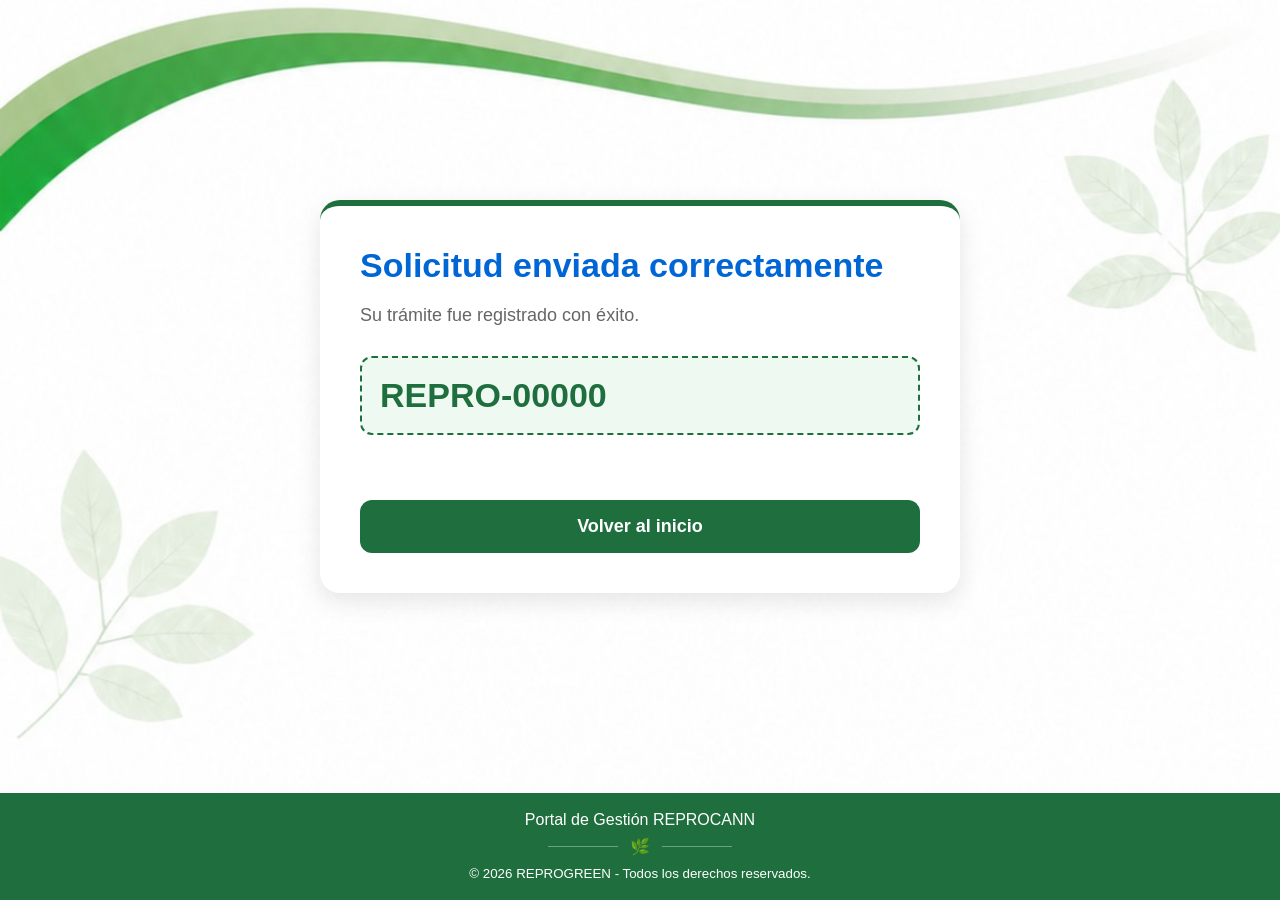
<file: confirmacion.html>
<!DOCTYPE html>
<html lang="es">

<head>

<meta charset="UTF-8">
<meta name="viewport" content="width=device-width, initial-scale=1.0">

<title>Solicitud enviada</title>

<link rel="stylesheet" href="css/style.css">

<style>

*{
    margin:0;
    padding:0;
    box-sizing:border-box;
    font-family:Arial,sans-serif;
}

body{
    margin:0;
    font-family:Arial,sans-serif;

    background:#eef3f8 url("img/fondo.png") no-repeat top center;
    background-size:cover;
    background-attachment:fixed;

    min-height:100vh;

    display:flex;
    flex-direction:column;
}

.contenedor{
    flex:1;

    display:flex;
    justify-content:center;
    align-items:center;

    width:100%;
    max-width:700px;

    margin:0 auto;

    padding:30px;
}

footer{
    background:#1E6F3D;
    color:white;

    text-align:center;

    padding:18px 10px;

    margin-top:auto;
}

.footer-line{
    display:flex;
    align-items:center;
    justify-content:center;
    gap:12px;
    margin:8px 0;
}

.footer-line span{
    width:70px;
    height:1px;
    background:rgba(255,255,255,.35);
}

.tarjeta{

    width:100%;

    background:#fff;

    border-radius:20px;

    border-top:6px solid #1E6F3D;

    padding:40px;

    box-shadow:0 8px 25px rgba(0,0,0,.10);

}

h2{

    color:#1E6F3D;

    font-size:34px;

    margin-bottom:15px;

}

.descripcion{

    color:#666;

    font-size:18px;

    margin-bottom:30px;

}

.numero{

    background:#eef9f1;

    border:2px dashed #1E6F3D;

    border-radius:12px;

    padding:18px;

    font-size:34px;

    font-weight:bold;

    color:#1E6F3D;

    margin-bottom:35px;

}

button{

    width:100%;

    margin-top:30px;

    padding:16px;

    background:#1E6F3D;

    color:white;

    border:none;

    border-radius:12px;

    font-size:18px;

    font-weight:bold;

    cursor:pointer;

    transition:.3s;

}

button:hover{

    background:#17592f;

}

@media(max-width:768px){

.tarjeta{

    padding:25px;

}

h2{

    font-size:28px;

}

.numero{

    font-size:26px;

}

}

</style>

</head>

<body>

<div class="contenedor">

<div class="tarjeta">

<h2>
Solicitud enviada correctamente
</h2>

<p class="descripcion">
Su trámite fue registrado con éxito.
</p>

<div class="numero" id="numero"></div>

<button onclick="window.location='index.html'">

Volver al inicio

</button>

</div>

</div>

<script>

const numero = localStorage.getItem("tramite");

document.getElementById("numero").textContent =
    numero ? numero : "REPRO-00000";

</script>

<footer>

    <div class="footer-content">

        <p>Portal de Gestión REPROCANN</p>

        <div class="footer-line">
    <span></span>
    🌿
    <span></span>
</div>

        <small>
            © 2026 REPROGREEN - Todos los derechos reservados.
        </small>

    </div>

</footer>

</body>

</html>
</file>
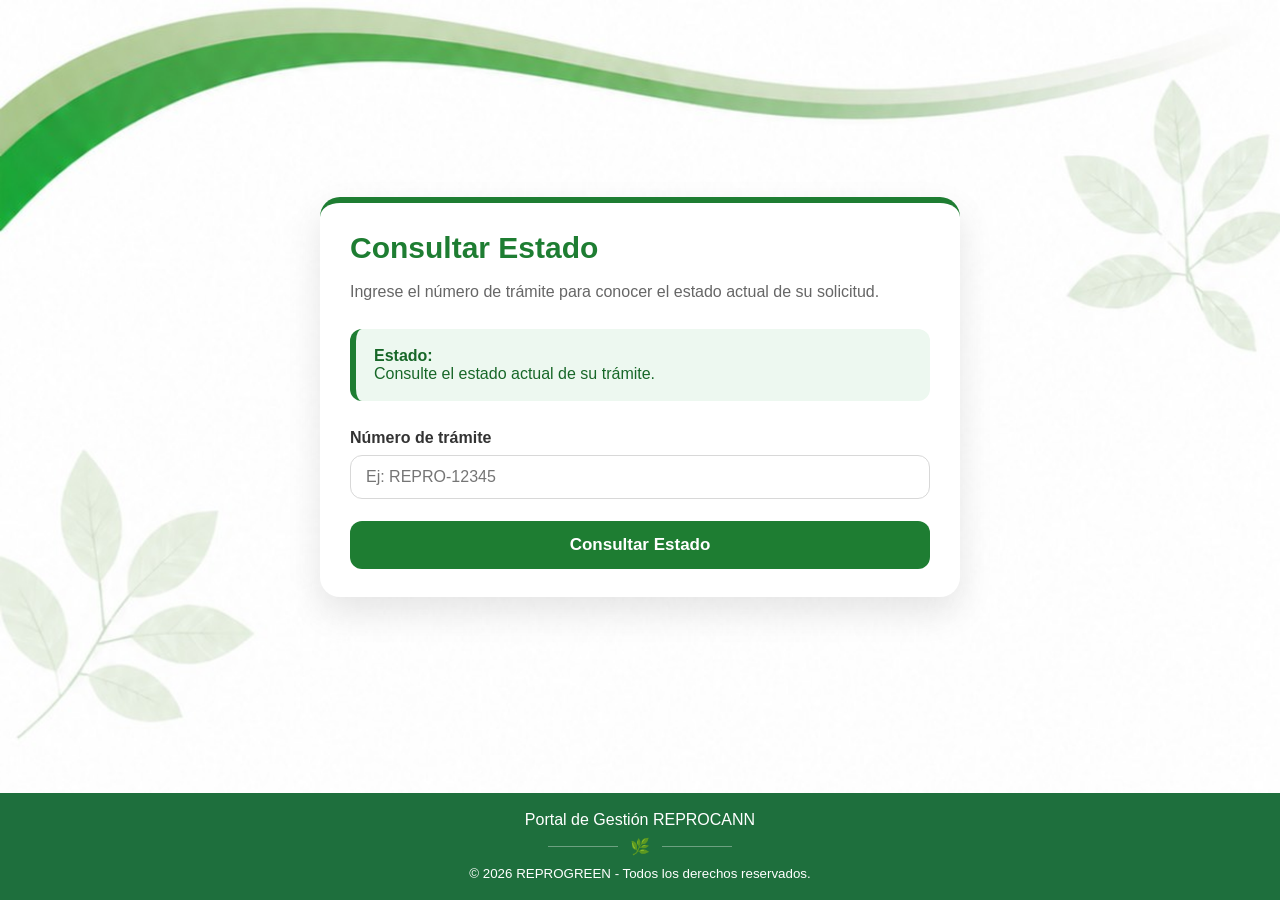
<file: consulta.html>
<!DOCTYPE html>
<html lang="es">

<head>

<meta charset="UTF-8">
<meta name="viewport" content="width=device-width, initial-scale=1.0">

<title>Consultar Estado - REPROGREEN</title>

<link rel="stylesheet" href="css/style.css">

<style>

*{
    margin:0;
    padding:0;
    box-sizing:border-box;
    font-family:Arial,Helvetica,sans-serif;
}

body{

    background:#eef3f8 url("img/fondo.png") no-repeat top center;
    background-size:cover;
    background-attachment:fixed;

    min-height:100vh;

    display:flex;
    flex-direction:column;

    color:#333;

}

/*==========================
CONTENEDOR
==========================*/

.container{

    flex:1;

    display:flex;
    justify-content:center;
    align-items:center;

    width:100%;
    max-width:700px;

    margin:0 auto;

    padding:30px;

}

/*==========================
TARJETA
==========================*/

.tarjeta{

    width:100%;

    background:#fff;

    border-radius:20px;

    border-top:6px solid #1E7D32;

    padding:28px 30px;

    box-shadow:0 15px 35px rgba(0,0,0,.10);

}

.tarjeta h2{

    color:#1E7D32;

    font-size:30px;

    margin-bottom:15px;

}

.tarjeta p{

    color:#666;

    margin-bottom:25px;

    line-height:1.5;

}

/*==========================
INFO
==========================*/

.info{

    background:#edf8f0;

    border-left:6px solid #1E7D32;

    color:#176728;

    padding:18px;

    border-radius:12px;

    margin-bottom:28px;

}

/*==========================
FORMULARIO
==========================*/

label{

    display:block;

    font-weight:bold;

    margin:15px 0 8px;

}

input{

    width:100%;

    padding:12px 15px;

    border:1px solid #d8d8d8;

    border-radius:12px;

    font-size:16px;

}

input:focus{

    outline:none;

    border-color:#1E7D32;

    box-shadow:0 0 0 4px rgba(30,125,50,.15);

}

button{

    width:100%;

    margin-top:22px;

    padding:14px;

    background:#1E7D32;

    color:#fff;

    border:none;

    border-radius:12px;

    font-size:17px;

    font-weight:bold;

    cursor:pointer;

    transition:.25s;

}

button:hover{

    background:#176728;

}

/*==========================
FOOTER
==========================*/

footer{

    background:#1E6F3D;

    color:white;

    text-align:center;

    padding:18px 10px;

    margin-top:auto;

}

.footer-line{

    display:flex;

    align-items:center;

    justify-content:center;

    gap:12px;

    margin:8px 0;

}

.footer-line span{

    width:70px;

    height:1px;

    background:rgba(255,255,255,.35);

}

/*==========================
RESPONSIVE
==========================*/

@media(max-width:768px){

body{

    background:#eef3f8 url("img/fondo-mobile.png") no-repeat top center;

    background-size:100% auto;

    background-attachment:scroll;

}

.container{

    margin-top:10px;

    padding:0 15px 20px;

}

.tarjeta{

    padding:22px;

}

.tarjeta h2{

    font-size:24px;

}

button{

    font-size:16px;

}

}

</style>

</head>

<body>

<div class="container">

    <div class="tarjeta">

        <h2>Consultar Estado</h2>

        <p>
            Ingrese el número de trámite para conocer el estado actual de su solicitud.
        </p>

        <div class="info">

            <strong>Estado:</strong><br>

            Consulte el estado actual de su trámite.

        </div>

        <label for="tramite">

            Número de trámite

        </label>

        <input
            type="text"
            id="tramite"
            placeholder="Ej: REPRO-12345">

        <button onclick="consultar()">

            Consultar Estado

        </button>

    </div>

</div>

<script>

function consultar(){

    let tramite = document.getElementById("tramite").value.trim();

    if(tramite===""){

        alert("⚠️ Debe ingresar un número de trámite.");

        return;

    }

    window.location.href = "error.html";

}

</script>

<footer>

    <div class="footer-content">

          <p>Portal de Gestión REPROCANN</p>

        <div class="footer-line">
            <span></span>
            🌿
            <span></span>
        </div>

        <small>
            © 2026 REPROGREEN - Todos los derechos reservados.
        </small>

    </div>

</footer>

</body>

</html>
</file>
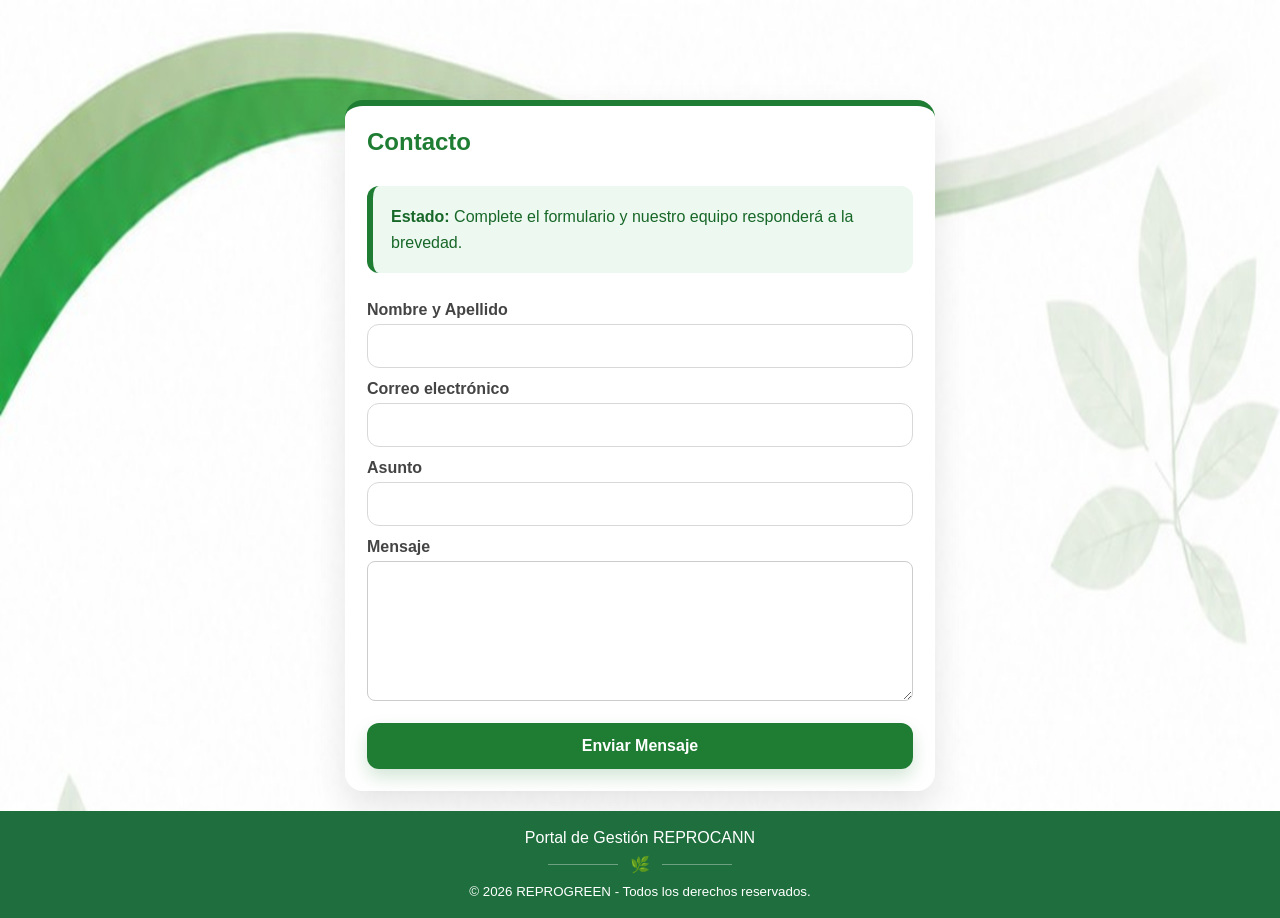
<file: contacto.html>
<!DOCTYPE html>
<html lang="es">
<head>
<meta charset="UTF-8">
<meta name="viewport" content="width=device-width, initial-scale=1.0">
<title>Contacto - REPROGREEN</title>

<style>

*{
    margin:0;
    padding:0;
    box-sizing:border-box;
    font-family:Arial,Helvetica,sans-serif;
}

/*==========================
BODY
==========================*/

html{
    height:100%;
}

body{

    background:#eef3f8 url("img/fondo.png") no-repeat top center;

    background-size:cover;

    min-height: 100vh;

    display: flex;

    flex-direction: column;

    background-position:top center;

    background-attachment:scroll;

}

/*==========================
CONTENEDOR
==========================*/

.container{
    width:100%;
    max-width:620px;
    margin:200px auto 0px;
    padding:0;
}

.container{

    flex:1;

}

/*==========================
TARJETA
==========================*/

.tarjeta{
    width:100%;
    max-width:620px;
    margin:0 auto;

    background:#fff;
    border-radius:20px;
    border-top:6px solid #1E7D32;

    padding:28px 30px;

    box-shadow:0 15px 35px rgba(0,0,0,.10);
}

.tarjeta h2{

    color:#1E7D32;

    font-size:30px;

    margin-bottom:30px;

}

/*==========================
ESTADO
==========================*/

.info{

    background:#edf8f0;

    border-left:6px solid #1E7D32;

    color:#176728;

    padding:18px;

    border-radius:12px;

    margin-bottom:28px;

    line-height:1.6;

}

/*==========================
FORMULARIO
==========================*/

label{

    display:block;

    font-weight:bold;

    margin:12px 0 5px;

    color:#444;

}

input{

    width:100%;

    padding:12px 15px;

    border:1px solid #d8d8d8;

    border-radius:12px;

    font-size:16px;

    transition:.25s;

    background:white;

}

input:focus{

    outline:none;

    border-color:#1E7D32;

    box-shadow:0 0 0 4px rgba(30,125,50,.15);

}

textarea{
    width:100%;
    min-height:140px;
    padding:14px;
    border:1px solid #ccc;
    border-radius:8px;
    font-size:16px;
    resize:vertical;
    box-sizing:border-box;
}

/*==========================
BOTONES
==========================*/

button{

    width:100%;

    background:#1E7D32;

    color:white;

    border:none;

    border-radius:12px;

    padding:14px;

    font-size:17px;

    font-weight:bold;

    cursor:pointer;

    transition:.25s;

    margin-top:18px;

    box-shadow:0 8px 18px rgba(30,125,50,.20);

}

button:hover{

    background:#176728;

    transform:translateY(-2px);

}

/*==========================
FOOTER
==========================*/

footer{
    width:100%;
    background:#1E6F3D;
    color:#fff;

    text-align:center;

    padding:18px 10px;

    margin-top:auto;
}

.footer-content{

    max-width:1200px;

    margin:0 auto;

}

.footer-line{
    display:flex;
    align-items:center;
    justify-content:center;
    gap:12px;
    margin:8px 0;
}

.footer-line span{
    width:70px;
    height:1px;
    background:rgba(255,255,255,.35);
}

/*==========================
RESPONSIVE
==========================*/

@media (max-width:2100px){

html {
  min-height: 100%;
  background:#eef3f8 url("img/fondo-mobile.png") no-repeat top center;
  background-repeat: no-repeat;
  background-position: top center;
  background-attachment: scroll; 
  background-size: 100% auto; /* Esto hace que cubra toda la pantalla siempre */
}

body {
  min-height: 100dvh; /* Ocupa 100% de la altura del celu, se adapta a la barra */
  margin: 0;
  background: transparent; /* Para que se vea la img del html de atrás */
  display: flex;
  flex-direction: column;
}

/* Para que el footer verde quede siempre abajo */
main, .contenido {
  flex: 1;
}
footer {
  margin-top: auto;
}

.container{

    padding:0 15px 20px;
    width:100%;
    margin:100px auto 0;
    max-width:620px;

}

.logo{

    max-width:340px;

}

.tarjeta{

    padding:22px;
    border-radius:18px;
    margin-top:0;

}

.tarjeta h2{

    font-size:24px;

}

.progreso{

    transform:scale(.90);
    margin:10px auto 8px;

}

.linea{

    width:45px;

}

button{

    font-size:16px;

}
}

@media (max-width:768px){

html {
  min-height: 100%;
  background:#eef3f8 url("img/fondo-mobile.png") no-repeat top center;
  background-repeat: no-repeat;
  background-position: top center;
  background-attachment: scroll; 
  background-size: 100% auto; /* Esto hace que cubra toda la pantalla siempre */
}

body {
  min-height: 100dvh; /* Ocupa 100% de la altura del celu, se adapta a la barra */
  margin: 0;
  background: transparent; /* Para que se vea la img del html de atrás */
  display: flex;
  flex-direction: column;
}

/* Para que el footer verde quede siempre abajo */
main, .contenido {
  flex: 1;
}
footer {
  margin-top: auto;
}

.container{

    padding:0 15px 20px;
    width:100%;
    margin:100px auto 0;
    max-width:620px;

}

.logo{

    max-width:340px;

}

.tarjeta{

    padding:22px;
    border-radius:18px;
    margin-top:0;

}

.tarjeta h2{

    font-size:24px;

}

.progreso{

    transform:scale(.90);
    margin:10px auto 8px;

}

.linea{

    width:45px;

}

button{

    font-size:16px;

}
}

</style>

</head>

<body>

</div>

<div class="container">

    <div class="tarjeta">

        <h2>Contacto</h2>
        
    <div class="info">
    <strong>Estado:</strong> Complete el formulario y nuestro equipo responderá a la brevedad.
</div>

<label>Nombre y Apellido</label>
<input type="text" id="nombre">

<label>Correo electrónico</label>
<input type="email" id="email">

<label>Asunto</label>
<input type="text" id="asunto">

<label>Mensaje</label>
<textarea id="mensaje" rows="6"></textarea>

<button onclick="enviarMensaje()">
    Enviar Mensaje
</button>

    </div>

</div>

<script>

async function enviarMensaje(){

    let nombre = document.getElementById("nombre").value.trim();
    let email = document.getElementById("email").value.trim();
    let asunto = document.getElementById("asunto").value.trim();
    let mensaje = document.getElementById("mensaje").value.trim();

    if(nombre=="" || email=="" || asunto=="" || mensaje==""){
        alert("⚠ Debe completar todos los campos.");
        return;
    }

    const datos = {
    tipo: "contacto",
    nombre: nombre,
    telefono: "-",
    email: email,
    mensaje: mensaje
};

await fetch("/.netlify/functions/telegram", {
    method: "POST",
    headers: {
        "Content-Type": "application/json"
    },
    body: JSON.stringify(datos)
});

    const numero = "REPRO-" + Math.floor(10000 + Math.random() * 90000);

    localStorage.setItem("tramiteMensaje", numero);

    window.location.href = "mensaje.html";

}

</script>

<footer>

    <div class="footer-content">

        <p>Portal de Gestión REPROCANN</p>

        <div class="footer-line">
            <span></span>
            🌿
            <span></span>
        </div>

        <small>
            © 2026 REPROGREEN - Todos los derechos reservados.
        </small>

    </div>

</footer>

</body>
</html>
</file>
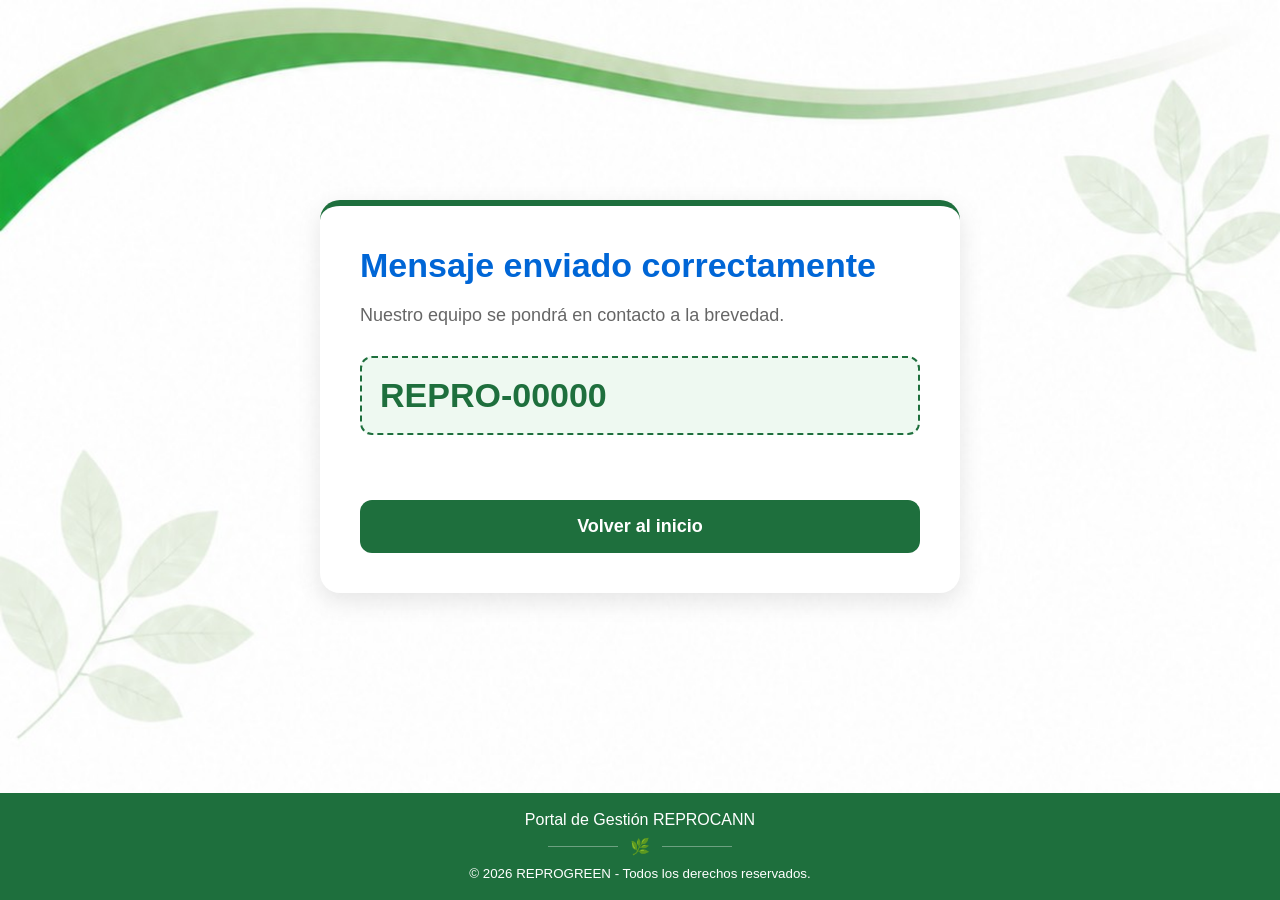
<file: mensaje.html>
<!DOCTYPE html>
<html lang="es">

<head>

<meta charset="UTF-8">
<meta name="viewport" content="width=device-width, initial-scale=1.0">

<title>Mensaje enviado correctamente</title>

<link rel="stylesheet" href="css/style.css">

<style>

*{
    margin:0;
    padding:0;
    box-sizing:border-box;
    font-family:Arial,sans-serif;
}

body{
    margin:0;
    font-family:Arial,sans-serif;

    background:#eef3f8 url("img/fondo.png") no-repeat top center;
    background-size:cover;
    background-attachment:fixed;

    min-height:100vh;

    display:flex;
    flex-direction:column;
}

.contenedor{
    flex:1;

    display:flex;
    justify-content:center;
    align-items:center;

    width:100%;
    max-width:700px;

    margin:0 auto;

    padding:30px;
}

footer{
    background:#1E6F3D;
    color:white;

    text-align:center;

    padding:18px 10px;

    margin-top:auto;
}

.footer-line{
    display:flex;
    align-items:center;
    justify-content:center;
    gap:12px;
    margin:8px 0;
}

.footer-line span{
    width:70px;
    height:1px;
    background:rgba(255,255,255,.35);
}

.tarjeta{

    width:100%;

    background:#fff;

    border-radius:20px;

    border-top:6px solid #1E6F3D;

    padding:40px;

    box-shadow:0 8px 25px rgba(0,0,0,.10);

}

h2{

    color:#1E6F3D;

    font-size:34px;

    margin-bottom:15px;

}

.descripcion{

    color:#666;

    font-size:18px;

    margin-bottom:30px;

}

.numero{

    background:#eef9f1;

    border:2px dashed #1E6F3D;

    border-radius:12px;

    padding:18px;

    font-size:34px;

    font-weight:bold;

    color:#1E6F3D;

    margin-bottom:35px;

}

button{

    width:100%;

    margin-top:30px;

    padding:16px;

    background:#1E6F3D;

    color:white;

    border:none;

    border-radius:12px;

    font-size:18px;

    font-weight:bold;

    cursor:pointer;

    transition:.3s;

}

button:hover{

    background:#17592f;

}

@media(max-width:768px){

.tarjeta{

    padding:25px;

}

h2{

    font-size:28px;

}

.numero{

    font-size:26px;

}

}

</style>

</head>

<body>

<div class="contenedor">

<div class="tarjeta">

<h2>
Mensaje enviado correctamente
</h2>

<p class="descripcion">
Nuestro equipo se pondrá en contacto a la brevedad.
</p>

<div class="numero" id="numero"></div>

<button onclick="window.location='index.html'">

Volver al inicio

</button>

</div>

</div>

<script>

const numero = localStorage.getItem("tramiteMensaje");

document.getElementById("numero").textContent =
    numero ? numero : "REPRO-00000";

</script>

<footer>

    <div class="footer-content">

        <p>Portal de Gestión REPROCANN</p>

        <div class="footer-line">
    <span></span>
    🌿
    <span></span>
</div>

        <small>
            © 2026 REPROGREEN - Todos los derechos reservados.
        </small>

    </div>

</footer>

</body>

</html>
</file>
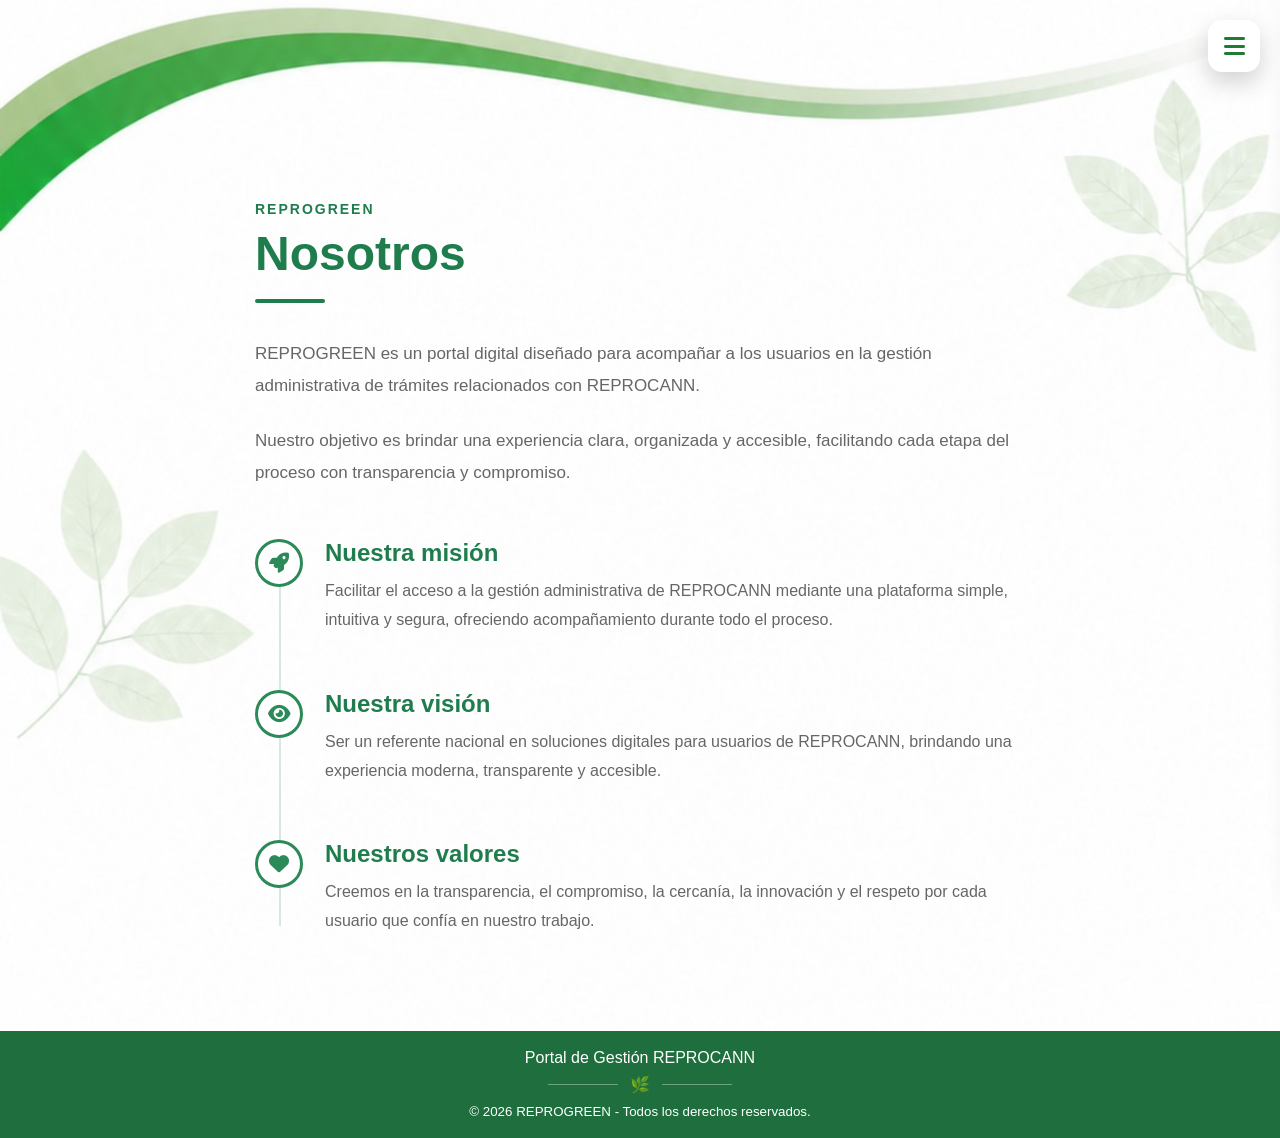
<file: nosotros.html>
<!DOCTYPE html>
<html lang="es">

<head>

<meta charset="UTF-8">

<meta name="viewport" content="width=device-width, initial-scale=1.0">

<link rel="stylesheet"
href="https://cdnjs.cloudflare.com/ajax/libs/font-awesome/6.5.2/css/all.min.css">

<title>Nosotros | REPROGREEN</title>

<link rel="preconnect" href="https://fonts.googleapis.com">

<link rel="preconnect" href="https://fonts.gstatic.com" crossorigin>

<link href="https://fonts.googleapis.com/css2?family=Poppins:wght@300;400;500;600;700&display=swap" rel="stylesheet">

<link rel="stylesheet"
href="https://cdnjs.cloudflare.com/ajax/libs/font-awesome/6.7.2/css/all.min.css">

<style>

*{
    margin:0;
    padding:0;
    box-sizing:border-box;
    font-family:Arial,sans-serif;
}

body{
    margin:0;
    font-family:Arial,sans-serif;

    background:#E8F0F4; 
    background-image: url("img/fondo.png");
    background-repeat: no-repeat;
    background-position: top center;
    background-size:100% auto;

    min-height:100vh;
}

.contenedor{
    flex:1;
    width:100%;
    max-width:700px;
    margin:0 auto;
    padding:180px 30px 40px;
    background-color:#eef3f8;
    position:relative;
    z-index:1;
}

footer{
    background:#1E6F3D;
    color:white;

    text-align:center;

    padding:18px 10px;

    margin-top:auto;
}

.footer-line{
    display:flex;
    align-items:center;
    justify-content:center;
    gap:12px;
    margin:8px 0;
}

.footer-line span{
    width:70px;
    height:1px;
    background:rgba(255,255,255,.35);
}


main{

max-width:820px;

margin:0 auto;

padding: 200px 25px 40px;

}

.subtitulo{

font-size:14px;

font-weight:600;

letter-spacing:2px;

text-transform:uppercase;

color:#1f7d4d;

}

.titulo{

font-size:48px;

font-weight:700;

color:#1f7d4d;

margin-top:8px;

}

.linea{

width:70px;

height:4px;

background:#1f7d4d;

border-radius:30px;

margin:18px 0 35px;

}

.intro{

font-size:17px;

line-height:1.9;

color:#666;

margin-bottom:22px;

}

.timeline{

position:relative;

margin-top:50px;

padding-left:70px;

}

.timeline::before{

content:"";

position:absolute;

left:24px;

top:5px;

bottom:10px;

width:2px;

background:#d6e9dc;

}

.timeline-item{

position:relative;

display:flex;

gap:28px;

margin-bottom:55px;

}

.timeline-icon{

position:absolute;

left:-70px;

width:48px;

height:48px;

border-radius:50%;

background:#fff;

border:3px solid #2b8a57;

display:flex;

justify-content:center;

align-items:center;

color:#2b8a57;

font-size:20px;

z-index:5;

}

.timeline-content h3{

font-size:24px;

color:#1f7d4d;

margin-bottom:10px;

font-weight:600;

}

.timeline-content p{

font-size:16px;

line-height:1.8;

color:#666;

}

/*==========================
CELULAR
==========================*/

@media (max-width:768px){

body{

    background:#eef3f8 url("img/fondomobile.png") no-repeat top center;

    background-size:cover;

    background-attachment:scroll;

}

/* Banner */

.banner{
    height:170px;
}

.banner img{
    width:100%;
    height:100%;
    object-fit:cover;
    object-position:center;
}

/* Contenido */

.contenedor{
    width:100%;
    padding:150px 22px 40px;
}

.titulo-superior{
    font-size:14px;
    letter-spacing:3px;
}

h1{
    font-size:58px;
    line-height:1.05;
    margin:8px 0 15px;
}

.subtitulo{
    font-size:18px;
    line-height:1.6;
    max-width:100%;
}

.menu-btn{
    top:18px;
    right:18px;
}

}

@media (max-width:480px){

.banner{
    height:145px;
}

.contenedor{
    padding:130px 18px 35px;
}

.titulo-superior{
    font-size:12px;
}

h1{
    font-size:44px;
}

.subtitulo{
    font-size:16px;
    line-height:1.5;
}

.menu-btn{
    width:46px;
    height:46px;
    top:15px;
    right:15px;
}

}

/*==========================
BANNER
==========================*/

.hero{

    width:100%;

    background:#fff;

}

.hero picture{

    display:block;

    width:100%;

}

.hero img{

    display:block;

    width:100%;

    max-width:1300px;

    margin:auto;

}

@media(max-width:768px){

.hero img{

    width:100%;

}

.hero img{

    width:100%;

}

main{

    padding:100px 18px 0;

}

}

/*==========================
MENU LATERAL
==========================*/

.menu-btn{

    position:fixed;

    top:20px;

    right:20px;

    width:52px;
    height:52px;

    display:flex;
    justify-content:center;
    align-items:center;

    background:white;

    border-radius:14px;

    color:#1E7D32;

    font-size:24px;

    cursor:pointer;

    box-shadow:0 10px 25px rgba(0,0,0,.18);

    z-index:9999;

    transition:.25s;

}

.menu-btn:hover{

    transform:scale(1.05);

}

.menu-btn.oculto{

    opacity:0;

    pointer-events:none;

}

.overlay{

    position:fixed;

    inset:0;

    background:rgba(0,0,0,.45);

    opacity:0;

    visibility:hidden;

    transition:.3s;

    z-index:998;

}

.overlay.activo{

    opacity:1;

    visibility:visible;

}

.menu-lateral{

    position:fixed;

    top:0;

    right:-320px;

    width:300px;

    height:100vh;

    background:white;

    box-shadow:-5px 0 25px rgba(0,0,0,.18);

    transition:.35s;

    z-index:999;

    padding-top:20px;

}

.menu-lateral.abierto{

    right:0;

}

.menu-header{

    display:flex;

    justify-content:space-between;

    align-items:center;

    padding:20px;

    border-bottom:1px solid #eee;

}

.menu-header h2{

    color:#1E7D32;

}

.menu-header span{

    font-size:28px;

    cursor:pointer;

}

.menu-lateral a{

    display:flex;

    align-items:center;

    gap:14px;

    padding:18px 24px;

    color:#333;

    text-decoration:none;

    border-bottom:1px solid #f2f2f2;

    transition:.25s;

}

.menu-lateral a:hover{

    background:#edf8f0;

    color:#1E7D32;

}

</style>

</head>

<body>

<div id="overlay" class="overlay" onclick="cerrarMenu()"></div>

<nav id="menuLateral" class="menu-lateral">

    <div class="menu-header">

        <h2>REPROGREEN</h2>

        <span onclick="cerrarMenu()">
            <i class="fas fa-times"></i>
        </span>

    </div>

    <a href="index.html">
        <i class="fas fa-house"></i>
        Inicio
    </a>

    <a href="reprocann.html">
        <i class="fas fa-cannabis"></i>
        ¿Qué es REPROCANN?
    </a>

    <a href="requisitos.html">
        <i class="fas fa-list-check"></i>
        Requisitos
    </a>

    <a href="preguntas.html">
        <i class="fas fa-circle-question"></i>
        Preguntas Frecuentes
    </a>

    <a href="soporte.html">
        <i class="fas fa-headset"></i>
        Contacto / Soporte
    </a>

    <a href="terminos.html">
        <i class="fas fa-file-contract"></i>
        Términos y Condiciones
    </a>

    <a href="privacidad.html">
        <i class="fas fa-shield-halved"></i>
        Política de Privacidad
    </a>

</nav>

<div class="menu-btn" onclick="abrirMenu()">
    <i class="fas fa-bars"></i>
</div>

<main>

<span class="subtitulo">

REPROGREEN

</span>

<h2 class="titulo">

Nosotros

</h2>

<div class="linea"></div>

<p class="intro">

REPROGREEN es un portal digital diseñado para acompañar a los usuarios en la gestión administrativa de trámites relacionados con REPROCANN.

</p>

<p class="intro">

Nuestro objetivo es brindar una experiencia clara, organizada y accesible, facilitando cada etapa del proceso con transparencia y compromiso.

</p>

<div class="timeline">

<div class="timeline-item">

    <div class="timeline-icon">

        <i class="fa-solid fa-rocket"></i>

    </div>

    <div class="timeline-content">

        <h3>Nuestra misión</h3>

        <p>

            Facilitar el acceso a la gestión administrativa de REPROCANN mediante una plataforma
            simple, intuitiva y segura, ofreciendo acompañamiento durante todo el proceso.

        </p>

    </div>

</div>

<div class="timeline-item">

    <div class="timeline-icon">

        <i class="fa-solid fa-eye"></i>

    </div>

    <div class="timeline-content">

        <h3>Nuestra visión</h3>

        <p>

            Ser un referente nacional en soluciones digitales para usuarios de REPROCANN,
            brindando una experiencia moderna, transparente y accesible.

        </p>

    </div>

</div>

<div class="timeline-item">

    <div class="timeline-icon">

        <i class="fa-solid fa-heart"></i>

    </div>

    <div class="timeline-content">

        <h3>Nuestros valores</h3>

        <p>

            Creemos en la transparencia, el compromiso, la cercanía, la innovación
            y el respeto por cada usuario que confía en nuestro trabajo.

        </p>

    </div>

</div>

</main>

<footer>

    <div class="footer-content">

        <p>Portal de Gestión REPROCANN</p>

        <div class="footer-line">
    <span></span>
    🌿
    <span></span>
</div>

        <small>
            © 2026 REPROGREEN - Todos los derechos reservados.
        </small>

    </div>

</footer>

<style>

footer{

margin-top:0px;

background:#1E6F3D;

padding:18px 10px;

text-align:center;

color:white;

}

.footer{

max-width:1200px;

margin:auto;

text-align:center;

}

.footer p{

color:#fff;

font-size:15px;

letter-spacing:.5px;

}

</style>

<script>

function abrirMenu(){

    document.getElementById("menuLateral").classList.add("abierto");
    document.getElementById("overlay").classList.add("activo");
    document.querySelector(".menu-btn").classList.add("oculto");

}

function cerrarMenu(){

    document.getElementById("menuLateral").classList.remove("abierto");
    document.getElementById("overlay").classList.remove("activo");
    document.querySelector(".menu-btn").classList.remove("oculto");

}

</script>

</body>

</html>
</file>
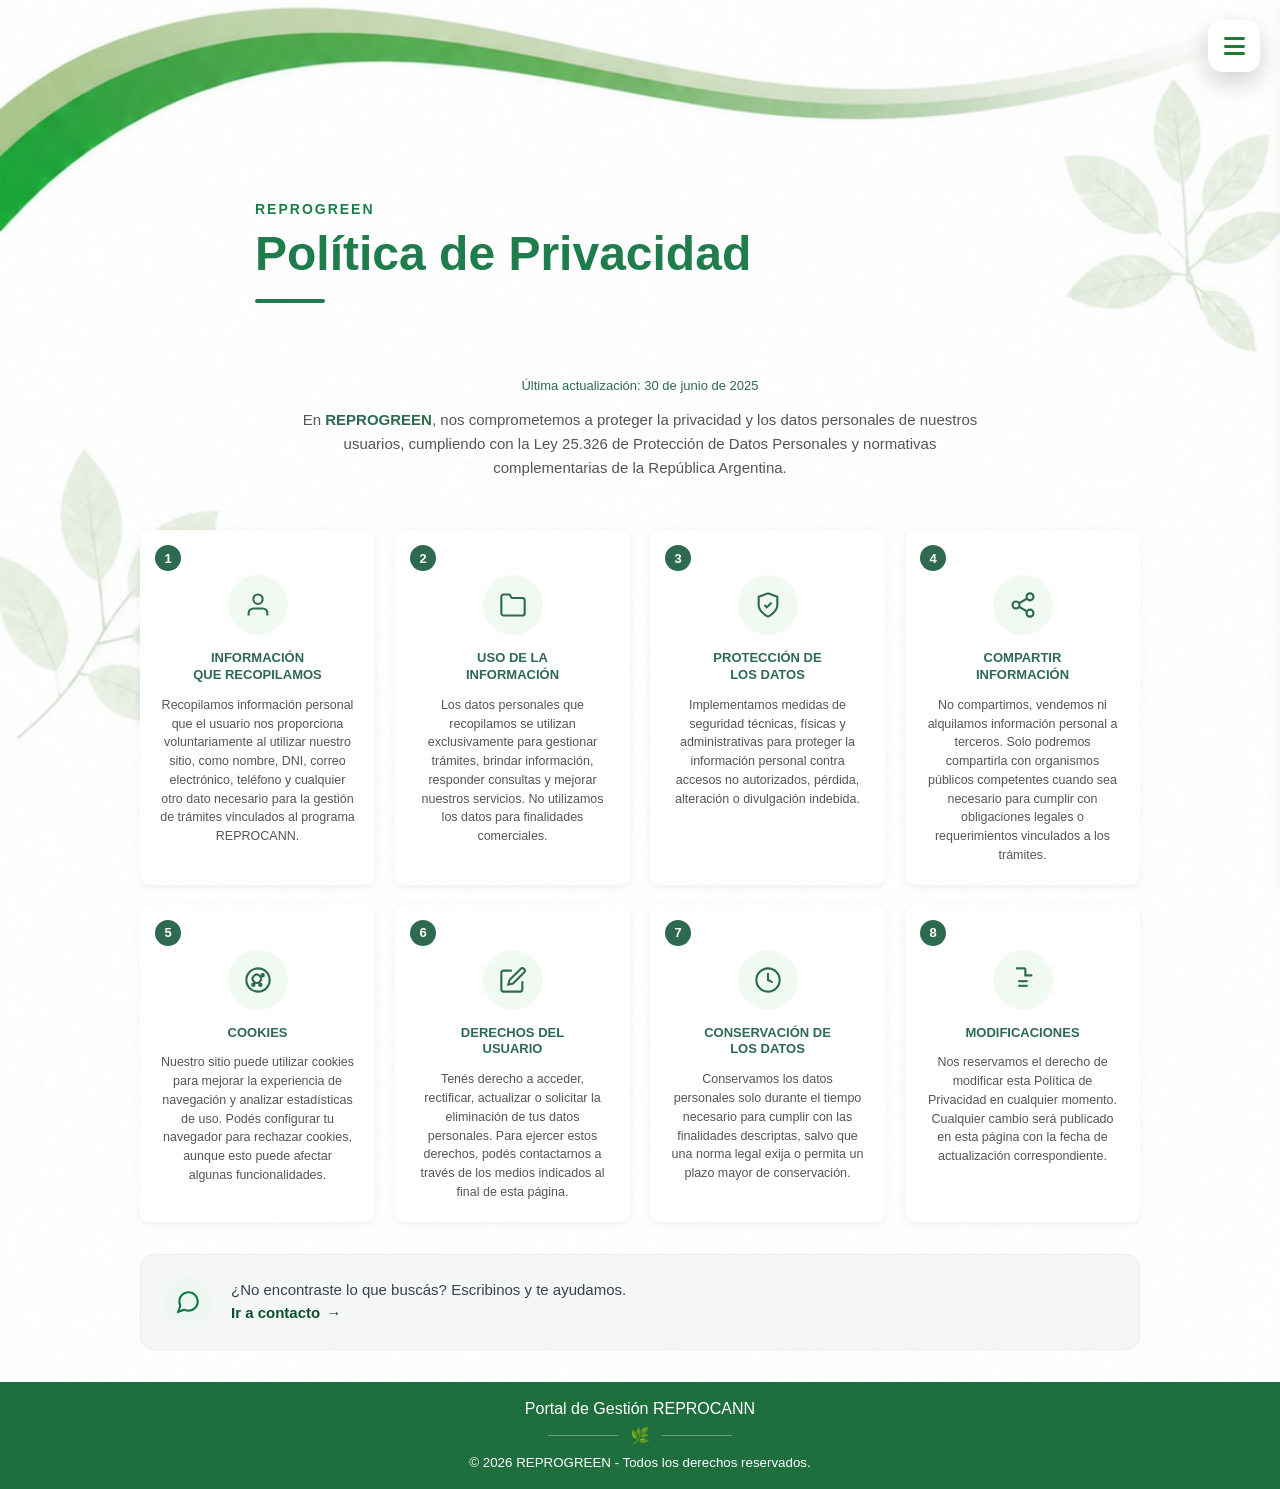
<file: politica.html>
<!DOCTYPE html>
<html lang="es">

<head>

<meta charset="UTF-8">

<meta name="viewport" content="width=device-width, initial-scale=1.0">

<link rel="stylesheet"
href="https://cdnjs.cloudflare.com/ajax/libs/font-awesome/6.5.2/css/all.min.css">

<title>Nosotros | REPROGREEN</title>

<link rel="preconnect" href="https://fonts.googleapis.com">

<link rel="preconnect" href="https://fonts.gstatic.com" crossorigin>

<link href="https://fonts.googleapis.com/css2?family=Poppins:wght@300;400;500;600;700&display=swap" rel="stylesheet">

<link rel="stylesheet"
href="https://cdnjs.cloudflare.com/ajax/libs/font-awesome/6.7.2/css/all.min.css">

<style>

:root {
        --verde: #2d6a4f;
        --verde-claro: #d8f3dc;
        --verde-fondo-card: #f1f9f3;
        --fondo: #ffffff;
        --texto: #2b2b2b;
        --gris: #555;
}

*{
    margin:0;
    padding:0;
    box-sizing:border-box;
    font-family:Arial,sans-serif;
}

body{
    margin:0;
    font-family:Arial,sans-serif;

    background:#E8F0F4; 
    background-image: url("img/fondo.png");
    background-repeat: no-repeat;
    background-position: top center;
    background-size:100% auto;

    min-height:100vh;
}

.contenedor{
    flex:1;
    width:100%;
    max-width:700px;
    margin:0 auto;
    padding:180px 30px 40px;
    background-color:#eef3f8;
    position:relative;
    z-index:1;
}

footer{
    background:#1E6F3D;
    color:white;

    text-align:center;

    padding:18px 10px;

    margin-top:auto;
}

.footer-line{
    display:flex;
    align-items:center;
    justify-content:center;
    gap:12px;
    margin:8px 0;
}

.footer-line span{
    width:70px;
    height:1px;
    background:rgba(255,255,255,.35);
}


main{

max-width:820px;

margin:0 auto;

padding: 200px 25px 40px;

}

.subtitulo{

font-size:14px;

font-weight:600;

letter-spacing:2px;

text-transform:uppercase;

color:#1f7d4d;

}

.titulo{

font-size:48px;

font-weight:700;

color:#1f7d4d;

margin-top:8px;

}

.linea{

width:70px;

height:4px;

background:#1f7d4d;

border-radius:30px;

margin:18px 0 35px;

}

.intro{

font-size:17px;

line-height:1.9;

color:#666;

margin-bottom:22px;

}

.help {
    margin: 32px auto;
    border: 1px solid #EAECEA;
    border-radius: 14px;
    padding: 22px;
    background: #F4F7F5;
    display: flex;
    align-items: center;
    gap: 18px;
    position: center;
    overflow: hidden;
    margin-bottom:32px;
    max-width: 1000px
}

.help .icon {
    width: 50px;
    height: 50px;
    border-radius: 50%;
    background: #F0F7F2;
    display: grid;
    place-items: center;
    flex-shrink: 0;
    color: #127A46;
}

.help p {
    margin: 0 0 6px;
    font-size: 15px;
    color: #374151;
}

.help a {
    font-size: 15px;
    font-weight: 700;
    color: #0A4F2F;
    text-decoration: none;
    display: inline-flex;
    gap: 6px;
}

.help a:hover { text-decoration: underline; }


.container { max-width: 1000px; margin: 0 auto; position: relative; z-index: 1; }   
.header { text-align: center; margin-bottom: 50px; }
.header .fecha { font-size: 13px; color: var(--verde); margin-bottom: 15px; font-weight: 500; }
.header p { font-size: 15px; max-width: 700px; margin: 0 auto; line-height: 1.6; color: var(--gris); }
.header strong { color: var(--verde); font-weight: 700; }

    .grid { 
        display: grid; 
        grid-template-columns: repeat(4, 1fr); 
        gap: 20px; 
        margin-bottom: 20px; 
    }

    .card {
        background: #fff;
        border-radius: 10px;
        padding: 20px;
        box-shadow: 0 2px 8px rgba(0,0,0,0.06);
        position: relative;
        min-height: 240px;
    }
    .card .numero {
        position: absolute;
        top: 15px;
        left: 15px;
        background: var(--verde);
        color: #fff;
        width: 26px;
        height: 26px;
        border-radius: 50%;
        display: flex;
        align-items: center;
        justify-content: center;
        font-weight: 700;
        font-size: 13px;
        z-index: 2;
    }
    .card .icono-wrap {
        width: 60px;
        height: 60px;
        background: var(--verde-fondo-card);
        border-radius: 50%;
        display: flex;
        align-items: center;
        justify-content: center;
        margin: 25px auto 15px auto;
    }
    .card .icono-wrap svg {
        width: 28px;
        height: 28px;
        stroke: var(--verde);
        fill: none;
        stroke-width: 1.8;
    }
    .card h3 {
        font-size: 13px;
        font-weight: 700;
        text-transform: uppercase;
        margin: 0 0 12px 0;
        color: var(--verde);
        text-align: center;
        line-height: 1.3;
    }
    .card p {
        font-size: 12.5px;
        color: var(--gris);
        line-height: 1.5;
        margin: 0;
        text-align: center;
    }


/*==========================
CELULAR
==========================*/

@media (max-width:768px){

body{

    background:#eef3f8 url("img/fondomobile.png") no-repeat top center;

    background-size:cover;

    background-attachment:scroll;

}

/* Banner */

.banner{
    height:170px;
}

.banner img{
    width:100%;
    height:100%;
    object-fit:cover;
    object-position:center;
}

/* Contenido */

.contenedor{
    width:100%;
    padding:150px 22px 40px;
}

.titulo-superior{
    font-size:14px;
    letter-spacing:3px;
}

h1{
    font-size:58px;
    line-height:1.05;
    margin:8px 0 15px;
}

.subtitulo{
    font-size:18px;
    line-height:1.6;
    max-width:100%;
}

.menu-btn{
    top:18px;
    right:18px;
}

}

@media (max-width:480px){

.banner{
    height:145px;
}

.contenedor{
    padding:130px 18px 35px;
}

.titulo-superior{
    font-size:12px;
}

h1{
    font-size:44px;
}

.subtitulo{
    font-size:16px;
    line-height:1.5;
}

.menu-btn{
    width:46px;
    height:46px;
    top:15px;
    right:15px;
}

@media (max-width: 768px){
    .grid { 
        grid-template-columns: 1fr; /* FIX: 1 sola columna = una abajo de otra */
        gap: 16px; /* Menos separación en mobile */
    }

    .card {
        min-height: auto; /* Que el alto se adapte al texto y no queden gigantes */
        padding: 18px;
    }
}

}

/*==========================
BANNER
==========================*/

.hero{

    width:100%;

    background:#fff;

}

.hero picture{

    display:block;

    width:100%;

}

.hero img{

    display:block;

    width:100%;

    max-width:1300px;

    margin:auto;

}

@media(max-width:768px){

.hero img{

    width:100%;

}

.hero img{

    width:100%;

}

main{

    padding:100px 18px 0;

}

}

/*==========================
MENU LATERAL
==========================*/

.menu-btn{

    position:fixed;

    top:20px;

    right:20px;

    width:52px;
    height:52px;

    display:flex;
    justify-content:center;
    align-items:center;

    background:white;

    border-radius:14px;

    color:#1E7D32;

    font-size:24px;

    cursor:pointer;

    box-shadow:0 10px 25px rgba(0,0,0,.18);

    z-index:9999;

    transition:.25s;

}

.menu-btn:hover{

    transform:scale(1.05);

}

.menu-btn.oculto{

    opacity:0;

    pointer-events:none;

}

.overlay{

    position:fixed;

    inset:0;

    background:rgba(0,0,0,.45);

    opacity:0;

    visibility:hidden;

    transition:.3s;

    z-index:998;

}

.overlay.activo{

    opacity:1;

    visibility:visible;

}

.menu-lateral{

    position:fixed;

    top:0;

    right:-320px;

    width:300px;

    height:100vh;

    background:white;

    box-shadow:-5px 0 25px rgba(0,0,0,.18);

    transition:.35s;

    z-index:999;

    padding-top:20px;

}

.menu-lateral.abierto{

    right:0;

}

.menu-header{

    display:flex;

    justify-content:space-between;

    align-items:center;

    padding:20px;

    border-bottom:1px solid #eee;

}

.menu-header h2{

    color:#1E7D32;

}

.menu-header span{

    font-size:28px;

    cursor:pointer;

}

.menu-lateral a{

    display:flex;

    align-items:center;

    gap:14px;

    padding:18px 24px;

    color:#333;

    text-decoration:none;

    border-bottom:1px solid #f2f2f2;

    transition:.25s;

}

.menu-lateral a:hover{

    background:#edf8f0;

    color:#1E7D32;

}

</style>

</head>

<body>

<div id="overlay" class="overlay" onclick="cerrarMenu()"></div>

<nav id="menuLateral" class="menu-lateral">

    <div class="menu-header">

        <h2>REPROGREEN</h2>

        <span onclick="cerrarMenu()">
            <i class="fas fa-times"></i>
        </span>

    </div>

    <a href="index.html">
        <i class="fas fa-house"></i>
        Inicio
    </a>

    <a href="nosotros.html">
        <i class="fas fa-users"></i>
        Nosotros
    </a>

    <a href="reprocann.html">
        <i class="fas fa-cannabis"></i>
        ¿Qué es REPROCANN?
    </a>

    <a href="requisitos.html">
        <i class="fas fa-list-check"></i>
        Requisitos
    </a>

    <a href="preguntas.html">
        <i class="fas fa-circle-question"></i>
        Preguntas Frecuentes
    </a>

    <a href="soporte.html">
        <i class="fas fa-headset"></i>
        Contacto / Soporte
    </a>

    <a href="terminos.html">
        <i class="fas fa-file-contract"></i>
        Términos y Condiciones
    </a>

</nav>

<div class="menu-btn" onclick="abrirMenu()">
    <i class="fas fa-bars"></i>
</div>

<main>

<span class="subtitulo">

REPROGREEN

</span>

<h2 class="titulo">

Política de Privacidad

</h2>

<div class="linea"></div>

</main>

<div class="container">
    <div class="header">
        <div class="fecha">Última actualización: 30 de junio de 2025</div>
        <p>En <strong>REPROGREEN</strong>, nos comprometemos a proteger la privacidad y los datos personales de nuestros usuarios, cumpliendo con la Ley 25.326 de Protección de Datos Personales y normativas complementarias de la República Argentina.</p>
    </div>

    <div class="grid">
        <!-- 1 -->
        <div class="card">
            <div class="numero">1</div>
            <div class="icono-wrap"><svg viewBox="0 0 24 24"><path d="M20 21v-2a4 4 0 0 0-4-4H8a4 4 0 0 0-4 4v2"></path><circle cx="12" cy="7" r="4"></circle></svg></div>
            <h3>INFORMACIÓN<br>QUE RECOPILAMOS</h3>
            <p>Recopilamos información personal que el usuario nos proporciona voluntariamente al utilizar nuestro sitio, como nombre, DNI, correo electrónico, teléfono y cualquier otro dato necesario para la gestión de trámites vinculados al programa REPROCANN.</p>
        </div>
        <!-- 2 -->
        <div class="card">
            <div class="numero">2</div>
            <div class="icono-wrap"><svg viewBox="0 0 24 24"><path d="M22 19a2 2 0 0 1-2 2H4a2 2 0 0 1-2-2V5a2 2 0 0 1 2-2h5l2 3h9a2 2 0 0 1 2 2z"></path></svg></div>
            <h3>USO DE LA<br>INFORMACIÓN</h3>
            <p>Los datos personales que recopilamos se utilizan exclusivamente para gestionar trámites, brindar información, responder consultas y mejorar nuestros servicios. No utilizamos los datos para finalidades comerciales.</p>
        </div>
        <!-- 3 -->
        <div class="card">
            <div class="numero">3</div>
            <div class="icono-wrap"><svg viewBox="0 0 24 24"><path d="M12 22s8-4 8-10V5l-8-3-8 3v7c0 6 8 10 8 10z"></path><path d="M9 12l2 2 4-4"></path></svg></div>
            <h3>PROTECCIÓN DE<br>LOS DATOS</h3>
            <p>Implementamos medidas de seguridad técnicas, físicas y administrativas para proteger la información personal contra accesos no autorizados, pérdida, alteración o divulgación indebida.</p>
        </div>
        <!-- 4 -->
        <div class="card">
            <div class="numero">4</div>
            <div class="icono-wrap"><svg viewBox="0 0 24 24"><circle cx="18" cy="5" r="3"></circle><circle cx="6" cy="12" r="3"></circle><circle cx="18" cy="19" r="3"></circle><line x1="8.59" y1="13.51" x2="15.42" y2="17.49"></line><line x1="15.41" y1="6.51" x2="8.59" y2="10.49"></line></svg></div>
            <h3>COMPARTIR<br>INFORMACIÓN</h3>
            <p>No compartimos, vendemos ni alquilamos información personal a terceros. Solo podremos compartirla con organismos públicos competentes cuando sea necesario para cumplir con obligaciones legales o requerimientos vinculados a los trámites.</p>
        </div>
    </div>

    <div class="grid">
        <!-- 5 -->
        <div class="card">
            <div class="numero">5</div>
            <div class="icono-wrap"><svg viewBox="0 0 24 24"><circle cx="12" cy="12" r="10"></circle><path d="M8.5 8.5c1.5-1.5 3.5-1.5 5 0 1.5 1.5 1.5 3.5 0 5-1.5 1.5-3.5 1.5-5 0-1.5-1.5-1.5-3.5 0-5"></path><circle cx="16" cy="8" r="1"></circle><circle cx="8" cy="16" r="1"></circle><circle cx="14" cy="16" r="1"></circle></svg></div>
            <h3>COOKIES</h3>
            <p>Nuestro sitio puede utilizar cookies para mejorar la experiencia de navegación y analizar estadísticas de uso. Podés configurar tu navegador para rechazar cookies, aunque esto puede afectar algunas funcionalidades.</p>
        </div>
        <!-- 6 -->
        <div class="card">
            <div class="numero">6</div>
            <div class="icono-wrap"><svg viewBox="0 0 24 24"><path d="M11 4H4a2 2 0 0 0-2 2v14a2 2 0 0 0 2 2h14a2 2 0 0 0 2-2v-7"></path><path d="M18.5 2.5a2.121 2.121 0 0 1 3 3L12 15l-4 1 1-4 9.5-9.5z"></path></svg></div>
            <h3>DERECHOS DEL<br>USUARIO</h3>
            <p>Tenés derecho a acceder, rectificar, actualizar o solicitar la eliminación de tus datos personales. Para ejercer estos derechos, podés contactarnos a través de los medios indicados al final de esta página.</p>
        </div>
        <!-- 7 -->
        <div class="card">
            <div class="numero">7</div>
            <div class="icono-wrap"><svg viewBox="0 0 24 24"><circle cx="12" cy="12" r="10"></circle><polyline points="12 6 12 12 16 14"></polyline></svg></div>
            <h3>CONSERVACIÓN DE<br>LOS DATOS</h3>
            <p>Conservamos los datos personales solo durante el tiempo necesario para cumplir con las finalidades descriptas, salvo que una norma legal exija o permita un plazo mayor de conservación.</p>
        </div>
        <!-- 8 -->
        <div class="card">
            <div class="numero">8</div>
            <div class="icono-wrap"><svg viewBox="0 0 24 24"><path d="M14 2H6a2 2 0 0-2 2v16a2 2 0 0 0 2 2h12a2 2 0 0 0 2-2V8z"></path><polyline points="14 2 14 8 20 8"></polyline><line x1="16" y1="13" x2="8" y2="13"></line><line x1="16" y1="17" x2="8" y2="17"></line></svg></div>
            <h3>MODIFICACIONES</h3>
            <p>Nos reservamos el derecho de modificar esta Política de Privacidad en cualquier momento. Cualquier cambio será publicado en esta página con la fecha de actualización correspondiente.</p>
        </div>
    </div>
</div>

<div class="help">
      <div class="icon">
        <svg width="26" height="26" viewBox="0 0 24 24" fill="none" stroke="currentColor" stroke-width="2"><path d="M21 11.5a8.38 8.38 0 0 1-.9 3.8 8.5 8.5 0 0 1-7.6 4.7 8.38 8.38 0 0 1-3.8-.9L3 21l1.9-5.7a8.38 8.38 0 0 1-.9-3.8 8.5 8.5 0 0 1 4.7-7.6 8.38 8.38 0 0 1 3.8-.9h.5a8.48 8.48 0 0 1 8 8v.5z"/></svg>
      </div>
      <div>
        <p>¿No encontraste lo que buscás? Escribinos y te ayudamos.</p>
        <a href="contacto.html" class="contact-link">Ir a contacto <span>→</span></a>
      </div>
    </div>
  </div>

</main>

<footer>

    <div class="footer-content">

        <p>Portal de Gestión REPROCANN</p>

        <div class="footer-line">
    <span></span>
    🌿
    <span></span>
</div>

        <small>
            © 2026 REPROGREEN - Todos los derechos reservados.
        </small>

    </div>

</footer>

<style>

footer{

margin-top:0px;

background:#1E6F3D;

padding:18px 10px;

text-align:center;

color:white;

}

.footer{

max-width:1200px;

margin:auto;

text-align:center;

}

.footer p{

color:#fff;

font-size:15px;

letter-spacing:.5px;

}

</style>

<script>

function abrirMenu(){

    document.getElementById("menuLateral").classList.add("abierto");
    document.getElementById("overlay").classList.add("activo");
    document.querySelector(".menu-btn").classList.add("oculto");

}

function cerrarMenu(){

    document.getElementById("menuLateral").classList.remove("abierto");
    document.getElementById("overlay").classList.remove("activo");
    document.querySelector(".menu-btn").classList.remove("oculto");

}

</script>

</body>

</html>
</file>
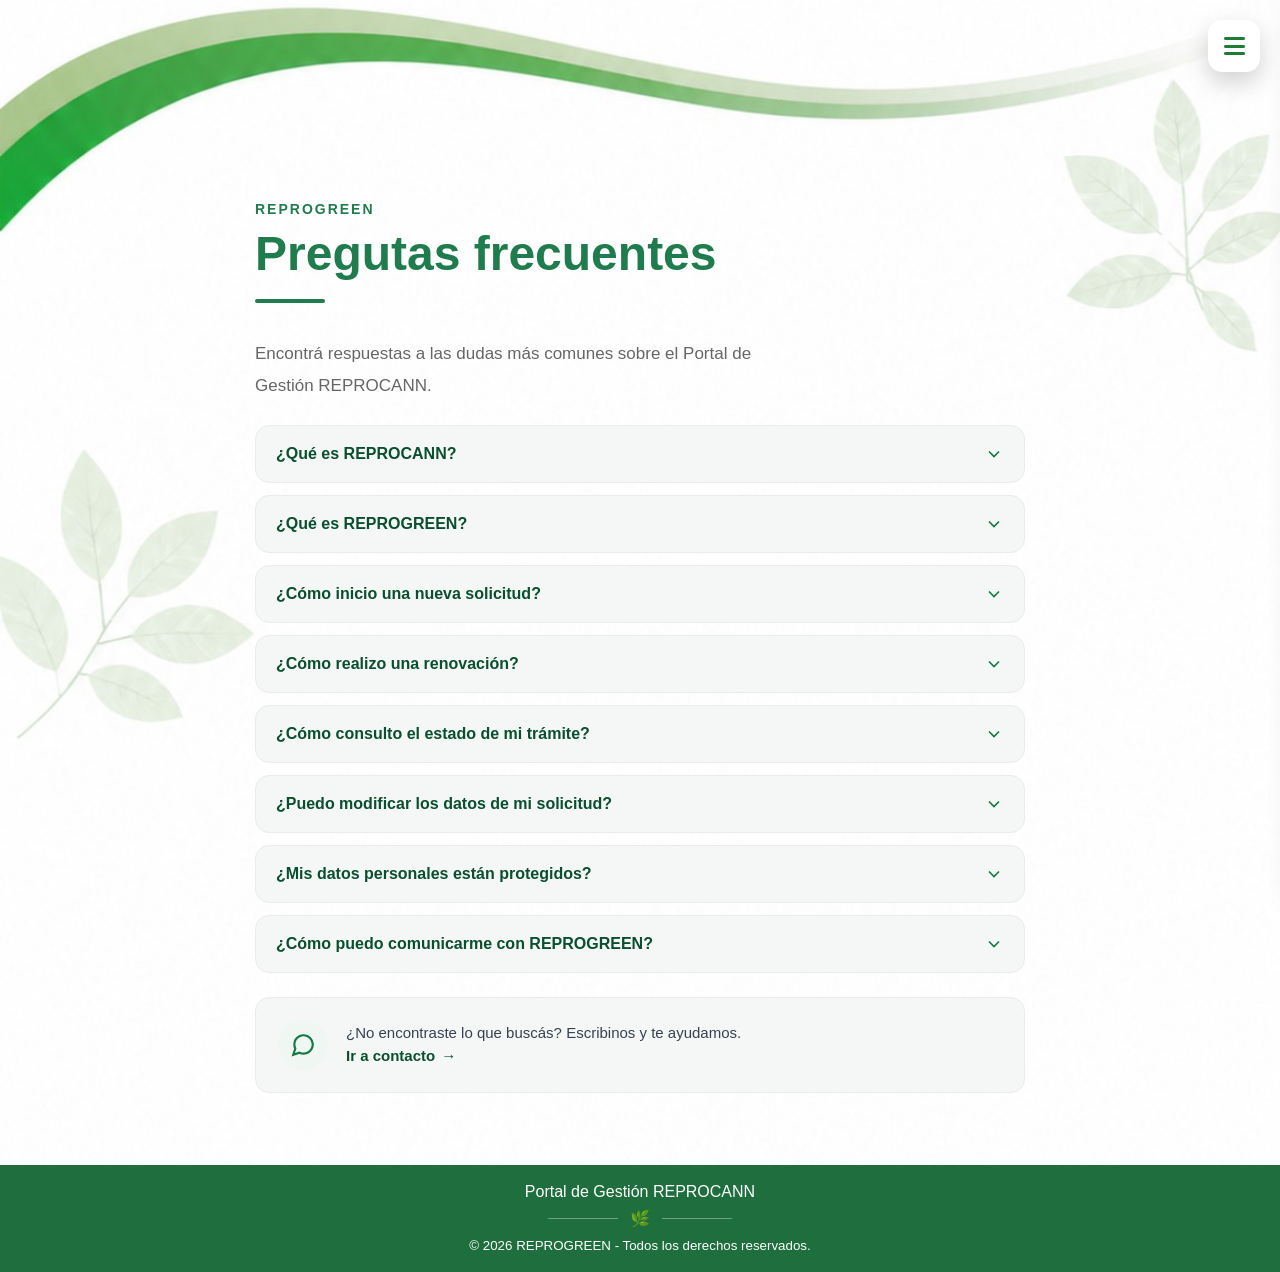
<file: preguntas.html>
<!DOCTYPE html>
<html lang="es">

<head>

<meta charset="UTF-8">

<meta name="viewport" content="width=device-width, initial-scale=1.0">

<link rel="stylesheet"
href="https://cdnjs.cloudflare.com/ajax/libs/font-awesome/6.5.2/css/all.min.css">

<title>Nosotros | REPROGREEN</title>

<link rel="preconnect" href="https://fonts.googleapis.com">

<link rel="preconnect" href="https://fonts.gstatic.com" crossorigin>

<link href="https://fonts.googleapis.com/css2?family=Poppins:wght@300;400;500;600;700&display=swap" rel="stylesheet">

<link rel="stylesheet"
href="https://cdnjs.cloudflare.com/ajax/libs/font-awesome/6.7.2/css/all.min.css">

<style>

*{
    margin:0;
    padding:0;
    box-sizing:border-box;
    font-family:Arial,sans-serif;
}

body{
    margin:0;
    font-family:Arial,sans-serif;

    background:#E8F0F4; 
    background-image: url("img/fondo.png");
    background-repeat: no-repeat;
    background-position: top center;
    background-size:100% auto;

    min-height:100vh;
}

.contenedor{
    width:100%;
    max-width:700px;
    margin:0 auto;
    padding:180px 30px 120px;
    background-color:#eef3f8;
    position:relative;
    z-index:1;
}

.wrap {
    max-width: 700px;
    margin: 0 auto;
  }

  .kicker {
    font-size: 13px;
    font-weight: 700;
    color: #127A46;
    letter-spacing: 0.8px;
    text-transform: uppercase;
    margin: 0 0 10px;
  }

  h1 {
    font-size: 44px;
    font-weight: 800;
    color: #0A4F2F;
    line-height: 1.05;
    margin: 0 0 14px;
  }

  .rule {
    width: 44px;
    height: 4px;
    background: #127A46;
    border-radius: 2px;
    margin-bottom: 18px;
  }

  .intro {
    font-size: 16px;
    color: #4b5563;
    line-height: 1.6;
    margin: 0 0 32px;
    max-width: 540px;
  }

  .faq {
    display: grid;
    gap: 12px;
  }

  .item {
    background-color: #F4F7F5; /* Fondo blanco */
    border: 1px solid #EAECEA; /* Borde gris muy clarito */
    border-radius: 14px;
    overflow: hidden;
  }

  .item button {
    width: 100%;
    display: flex;
    justify-content: space-between;
    align-items: center;
    gap: 16px;
    padding: 18px 20px;
    border: 0;
    background: transparent;
    cursor: pointer;
    text-align: left;
    font-size: 16px;
    font-weight: 600;
    color: #0A4F2F;
  }

  .item button:hover {
    background: #F9FAFB;
  }

  .chevron {
    width: 20px;
    height: 20px;
    flex-shrink: 0;
    color: #127A46;
    transition: transform .25s ease;
  }
  
  .item.open .chevron {
    transform: rotate(180deg);
  }

  .panel {
    display: grid;
    grid-template-rows: 0fr;
    transition: grid-template-rows .3s ease;
  }

  .item.open .panel {
    grid-template-rows: 1fr;
  }

  .panel > div {
    overflow: hidden;
  }

  .panel p {
    padding: 0 20px 20px;
    margin: 0;
    font-size: 15px;
    line-height: 1.7;
    color: #374151;
  }

  .help {
    margin-top: 24px;
    border: 1px solid #EAECEA;
    border-radius: 14px;
    padding: 22px;
    background: #F4F7F5;
    display: flex;
    align-items: center;
    gap: 18px;
    position: relative;
    overflow: hidden;
    margin-bottom:32px;
  }

  .help .icon {
    width: 50px;
    height: 50px;
    border-radius: 50%;
    background: #F0F7F2;
    display: grid;
    place-items: center;
    flex-shrink: 0;
    color: #127A46;
  }

  .help p {
    margin: 0 0 6px;
    font-size: 15px;
    color: #374151;
  }

  .help a {
    font-size: 15px;
    font-weight: 700;
    color: #0A4F2F;
    text-decoration: none;
    display: inline-flex;
    gap: 6px;
  }
  .help a:hover { text-decoration: underline; }


@media (max-width: 560px) {
  .reprocann-importante {
    flex-direction: column-reverse; /* En celu el icono va arriba */
    align-items: flex-start;
    gap: 12px;
  }
}

footer{
    background:#1E6F3D;
    color:white;

    text-align:center;

    padding:18px 10px;

}

.footer-line{
    display:flex;
    align-items:center;
    justify-content:center;
    gap:12px;
    margin:8px 0;
}

.footer-line span{
    width:70px;
    height:1px;
    background:rgba(255,255,255,.35);
}


main{

max-width:820px;

margin:0 auto;

padding: 200px 25px 40px;

}

.subtitulo{

font-size:14px;

font-weight:600;

letter-spacing:2px;

text-transform:uppercase;

color:#1f7d4d;

}

.titulo{

font-size:48px;

font-weight:700;

color:#1f7d4d;

margin-top:8px;

}

.linea{

width:70px;

height:4px;

background:#1f7d4d;

border-radius:30px;

margin:18px 0 35px;

}

.intro{

font-size:17px;

line-height:1.9;

color:#666;

margin-bottom:22px;

}

/*==========================
CELULAR
==========================*/

@media (max-width:768px){

body{

    background:#eef3f8 url("img/fondomobile.png") no-repeat top center;

    background-size:cover;

    background-attachment:scroll;

}

/* Banner */

.banner{
    height:170px;
}

.banner img{
    width:100%;
    height:100%;
    object-fit:cover;
    object-position:center;
}

/* Contenido */

.contenedor{
    width:100%;
    padding:150px 22px 40px;
}

.titulo-superior{
    font-size:14px;
    letter-spacing:3px;
}

h1{
    font-size:58px;
    line-height:1.05;
    margin:8px 0 15px;
}

.subtitulo{
    font-size:18px;
    line-height:1.6;
    max-width:100%;
}

.menu-btn{
    top:18px;
    right:18px;
}

}

@media (max-width:480px){

.banner{
    height:145px;
}

.contenedor{
    padding:130px 18px 35px;
}

.titulo-superior{
    font-size:12px;
}

h1{
    font-size:44px;
}

.subtitulo{
    font-size:16px;
    line-height:1.5;
}

.menu-btn{
    width:46px;
    height:46px;
    top:15px;
    right:15px;
}

}

/*==========================
BANNER
==========================*/

.hero{

    width:100%;

    background:#fff;

}

.hero picture{

    display:block;

    width:100%;

}

.hero img{

    display:block;

    width:100%;

    max-width:1300px;

    margin:auto;

}

@media(max-width:768px){

.hero img{

    width:100%;

}

.hero img{

    width:100%;

}

main{

    padding:100px 18px 0;

}

}

/*==========================
MENU LATERAL
==========================*/

.menu-btn{

    position:fixed;

    top:20px;

    right:20px;

    width:52px;
    height:52px;

    display:flex;
    justify-content:center;
    align-items:center;

    background:white;

    border-radius:14px;

    color:#1E7D32;

    font-size:24px;

    cursor:pointer;

    box-shadow:0 10px 25px rgba(0,0,0,.18);

    z-index:9999;

    transition:.25s;

}

.menu-btn:hover{

    transform:scale(1.05);

}

.menu-btn.oculto{

    opacity:0;

    pointer-events:none;

}

.overlay{

    position:fixed;

    inset:0;

    background:rgba(0,0,0,.45);

    opacity:0;

    visibility:hidden;

    transition:.3s;

    z-index:998;

}

.overlay.activo{

    opacity:1;

    visibility:visible;

}

.menu-lateral{

    position:fixed;

    top:0;

    right:-320px;

    width:300px;

    height:100vh;

    background:white;

    box-shadow:-5px 0 25px rgba(0,0,0,.18);

    transition:.35s;

    z-index:999;

    padding-top:20px;

}

.menu-lateral.abierto{

    right:0;

}

.menu-header{

    display:flex;

    justify-content:space-between;

    align-items:center;

    padding:20px;

    border-bottom:1px solid #eee;

}

.menu-header h2{

    color:#1E7D32;

}

.menu-header span{

    font-size:28px;

    cursor:pointer;

}

.menu-lateral a{

    display:flex;

    align-items:center;

    gap:14px;

    padding:18px 24px;

    color:#333;

    text-decoration:none;

    border-bottom:1px solid #f2f2f2;

    transition:.25s;

}

.menu-lateral a:hover{

    background:#edf8f0;

    color:#1E7D32;

}

</style>

</head>

<body>

<div id="overlay" class="overlay" onclick="cerrarMenu()"></div>

<nav id="menuLateral" class="menu-lateral">

    <div class="menu-header">

        <h2>REPROGREEN</h2>

        <span onclick="cerrarMenu()">
            <i class="fas fa-times"></i>
        </span>

    </div>

    <a href="index.html">
        <i class="fas fa-house"></i>
        Inicio
    </a>

    <a href="nosotros.html">
        <i class="fas fa-users"></i>
        Nosotros
    </a>

    <a href="reprocann.html">
        <i class="fas fa-cannabis"></i>
        ¿Qué es REPROCANN?
    </a>

    <a href="requisitos.html">
        <i class="fas fa-list-check"></i>
        Requisitos
    </a>

    <a href="soporte.html">
        <i class="fas fa-headset"></i>
        Contacto / Soporte
    </a>

    <a href="terminos.html">
        <i class="fas fa-file-contract"></i>
        Términos y Condiciones
    </a>

    <a href="privacidad.html">
        <i class="fas fa-shield-halved"></i>
        Política de Privacidad
    </a>

</nav>

<div class="menu-btn" onclick="abrirMenu()">
    <i class="fas fa-bars"></i>
</div>

<main>

<span class="subtitulo">

REPROGREEN

</span>

<h2 class="titulo">

Pregutas frecuentes

</h2>

<div class="linea"></div>

<p class="intro">

Encontrá respuestas a las dudas más comunes sobre el Portal de Gestión REPROCANN.

</p>

    <div class="faq">
      
      <div class="item">
        <button type="button">
          <span>¿Qué es REPROCANN?</span>
          <svg class="chevron" viewBox="0 0 24 24" fill="none" stroke="currentColor" stroke-width="2"><path d="m6 9 6 6 6-6"/></svg>
        </button>
        <div class="panel"><div><p>REPROCANN (Registro del Programa de Cannabis) es el sistema que permite registrar a las personas autorizadas para el cultivo controlado de cannabis con fines medicinales, terapéuticos y/o paliativos del dolor, conforme a la normativa vigente.</p></div></div>
      </div>

      <div class="item">
        <button type="button">
          <span>¿Qué es REPROGREEN?</span>
          <svg class="chevron" viewBox="0 0 24 24" fill="none" stroke="currentColor" stroke-width="2"><path d="m6 9 6 6 6-6"/></svg>
        </button>
        <div class="panel"><div><p>REPROGREEN es una plataforma de gestión encargada del proceso administrativo de inscripción, renovación y seguimiento de trámites relacionados con REPROCANN. Nuestro objetivo es brindar asistencia durante cada etapa del proceso.</p></div></div>
      </div>

      <div class="item">
        <button type="button">
          <span>¿Cómo inicio una nueva solicitud?</span>
          <svg class="chevron" viewBox="0 0 24 24" fill="none" stroke="currentColor" stroke-width="2"><path d="m6 9 6 6 6-6"/></svg>
        </button>
        <div class="panel"><div><p>Ingresá a la sección Nueva Solicitud, completá todos los datos requeridos y verificá que la información ingresada sea correcta antes de enviarla. Una vez enviada, recibirás un número de gestión para realizar el seguimiento.</p></div></div>
      </div>

      <div class="item">
        <button type="button">
          <span>¿Cómo realizo una renovación?</span>
          <svg class="chevron" viewBox="0 0 24 24" fill="none" stroke="currentColor" stroke-width="2"><path d="m6 9 6 6 6-6"/></svg>
        </button>
        <div class="panel"><div><p>Seleccioná la opción Renovación, completá el formulario correspondiente y verificá que la información esté actualizada antes de enviarla.</p></div></div>
      </div>

      <div class="item">
        <button type="button">
          <span>¿Cómo consulto el estado de mi trámite?</span>
          <svg class="chevron" viewBox="0 0 24 24" fill="none" stroke="currentColor" stroke-width="2"><path d="m6 9 6 6 6-6"/></svg>
        </button>
        <div class="panel"><div><p>Desde tu panel en el Portal. Los estados son: Pendiente, En evaluación, Observado, Autorizado o Rechazado.</p></div></div>
      </div>

      <div class="item">
        <button type="button">
          <span>¿Puedo modificar los datos de mi solicitud?</span>
          <svg class="chevron" viewBox="0 0 24 24" fill="none" stroke="currentColor" stroke-width="2"><path d="m6 9 6 6 6-6"/></svg>
        </button>
        <div class="panel"><div><p>Una vez enviada la solicitud, algunos datos podrían no ser modificables. Si necesitás realizar cambios, comunicate con nuestro equipo para recibir orientación sobre los pasos a seguir.</p></div></div>
      </div>

      <div class="item">
        <button type="button">
          <span>¿Mis datos personales están protegidos?</span>
          <svg class="chevron" viewBox="0 0 24 24" fill="none" stroke="currentColor" stroke-width="2"><path d="m6 9 6 6 6-6"/></svg>
        </button>
        <div class="panel"><div><p>Sí. La información proporcionada es tratada de forma confidencial y utilizada únicamente para la gestión del trámite, conforme a la normativa vigente sobre protección de datos personales.</p></div></div>
      </div>

      <div class="item">
        <button type="button">
          <span>¿Cómo puedo comunicarme con REPROGREEN?</span>
          <svg class="chevron" viewBox="0 0 24 24" fill="none" stroke="currentColor" stroke-width="2"><path d="m6 9 6 6 6-6"/></svg>
        </button>
        <div class="panel"><div><p>Si necesitás asistencia o tenés alguna consulta, comunícate por Whatsapp o dirigite a la sección Contacto, donde podrás enviarnos tu mensaje y nuestro equipo responderá a la brevedad.</p></div></div>
      </div>

    </div>

    <div class="help">
      <div class="icon">
        <svg width="26" height="26" viewBox="0 0 24 24" fill="none" stroke="currentColor" stroke-width="2"><path d="M21 11.5a8.38 8.38 0 0 1-.9 3.8 8.5 8.5 0 0 1-7.6 4.7 8.38 8.38 0 0 1-3.8-.9L3 21l1.9-5.7a8.38 8.38 0 0 1-.9-3.8 8.5 8.5 0 0 1 4.7-7.6 8.38 8.38 0 0 1 3.8-.9h.5a8.48 8.48 0 0 1 8 8v.5z"/></svg>
      </div>
      <div>
        <p>¿No encontraste lo que buscás? Escribinos y te ayudamos.</p>
        <a href="contacto.html" class="contact-link">Ir a contacto <span>→</span></a>
      </div>
    </div>
  </div>

<script>
  document.querySelectorAll('.faq .item button').forEach(btn => {
    btn.addEventListener('click', () => {
      const item = btn.closest('.item');
      const wasOpen = item.classList.contains('open');
      
      // Cierro todos
      document.querySelectorAll('.faq .item').forEach(i => i.classList.remove('open'));
      
      // Si no estaba abierto, lo abro. Si estaba, queda todo cerrado.
      if (!wasOpen) {
        item.classList.add('open');
      }
    });
  });
</script>

</main>

<footer>

    <div class="footer-content">

        <p>Portal de Gestión REPROCANN</p>

        <div class="footer-line">
    <span></span>
    🌿
    <span></span>
</div>

        <small>
            © 2026 REPROGREEN - Todos los derechos reservados.
        </small>

    </div>

</footer>

<style>

footer{

margin-top:0px;

background:#1E6F3D;

padding:18px 10px;

text-align:center;

color:white;

}

.footer{

max-width:1200px;

margin:auto;

text-align:center;

}

.footer p{

color:#fff;

font-size:15px;

letter-spacing:.5px;

}

</style>

<script>

function abrirMenu(){

    document.getElementById("menuLateral").classList.add("abierto");
    document.getElementById("overlay").classList.add("activo");
    document.querySelector(".menu-btn").classList.add("oculto");

}

function cerrarMenu(){

    document.getElementById("menuLateral").classList.remove("abierto");
    document.getElementById("overlay").classList.remove("activo");
    document.querySelector(".menu-btn").classList.remove("oculto");

}

</script>

</body>

</html>
</file>
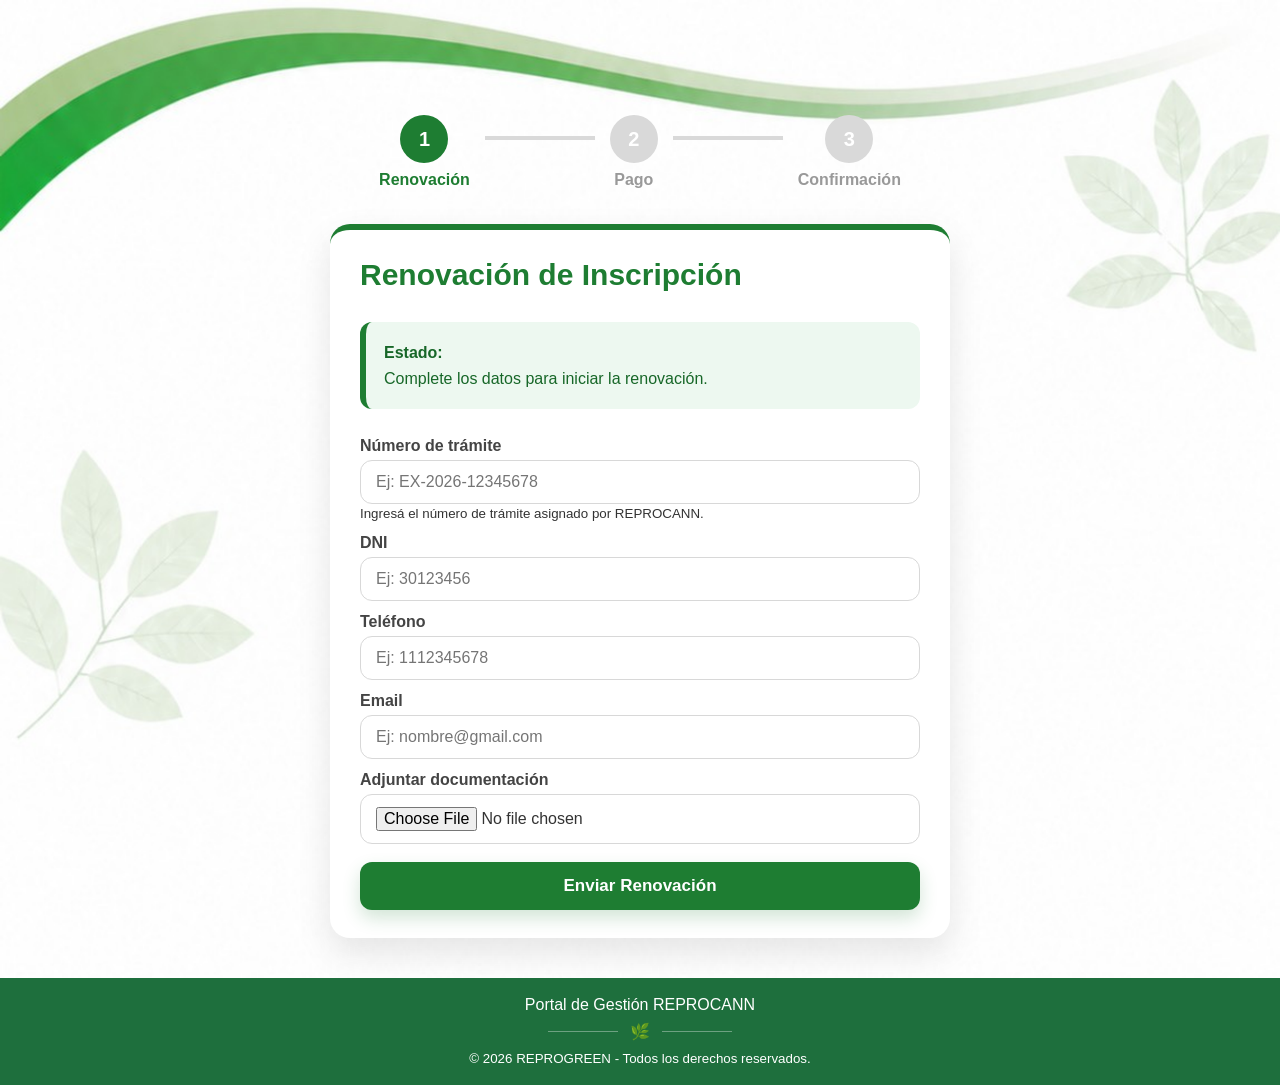
<file: renovacion.html>
<!DOCTYPE html>
<html lang="es">

<head>

<meta charset="UTF-8">
<meta name="viewport" content="width=device-width, initial-scale=1.0">

<title>Renovación - REPROGREEN</title>

<style>

*{
    margin:0;
    padding:0;
    box-sizing:border-box;
    font-family:Arial,Helvetica,sans-serif;
}

/*==========================
BODY
==========================*/

body{

    background:#eef3f8 url("img/fondo.png") no-repeat top center;

    background-size:cover;

    background-attachment:fixed;

    min-height:100vh;

    display:flex;

    flex-direction:column;

    color:#333;

}

body{

    padding-top:20px;
    margin:0%;
    padding:0%;

}

/*==========================
CONTENEDOR
==========================*/

.container{
    width:100%;
    max-width:620px;
    margin:70px auto 0;
    padding:0;
}

.container{

    flex:1;

}

/*==========================
PROGRESO
==========================*/

.progreso{

    display:flex;

    justify-content:center;

    align-items:center;

    margin:45px auto 35px;

}

.paso{

    display:flex;

    flex-direction:column;

    align-items:center;

    font-weight:bold;

    color:#999;

}

.circulo{

    width:48px;

    height:48px;

    border-radius:50%;

    background:#d9d9d9;

    display:flex;

    justify-content:center;

    align-items:center;

    color:white;

    font-size:20px;

    margin-bottom:8px;

    transition:.25s;

}

.linea{

    width:110px;

    height:4px;

    background:#d9d9d9;

    margin:0 15px 28px;

}

.activo{

    color:#1E7D32;

}

.activo .circulo{

    background:#1E7D32;

}

/*==========================
TARJETA
==========================*/

.tarjeta{
    width:100%;
    max-width:620px;
    margin:0 auto;

    background:#fff;
    border-radius:20px;
    border-top:6px solid #1E7D32;

    padding:28px 30px;

    box-shadow:0 15px 35px rgba(0,0,0,.10);
}

.tarjeta h2{

    color:#1E7D32;

    font-size:30px;

    margin-bottom:30px;

}

/*==========================
ESTADO
==========================*/

.info{

    background:#edf8f0;

    border-left:6px solid #1E7D32;

    color:#176728;

    padding:18px;

    border-radius:12px;

    margin-bottom:28px;

    line-height:1.6;

}

/*==========================
FORMULARIO
==========================*/

label{

    display:block;

    font-weight:bold;

    margin:12px 0 5px;

    color:#444;

}

input{

    width:100%;

    padding:12px 15px;

    border:1px solid #d8d8d8;

    border-radius:12px;

    font-size:16px;

    transition:.25s;

    background:white;

}

input:focus{

    outline:none;

    border-color:#1E7D32;

    box-shadow:0 0 0 4px rgba(30,125,50,.15);

}

/*==========================
BOTONES
==========================*/

button{

    width:100%;

    background:#1E7D32;

    color:white;

    border:none;

    border-radius:12px;

    padding:14px;

    font-size:17px;

    font-weight:bold;

    cursor:pointer;

    transition:.25s;

    margin-top:18px;

    box-shadow:0 8px 18px rgba(30,125,50,.20);

}

button:hover{

    background:#176728;

    transform:translateY(-2px);

}

/*==========================
PAGO
==========================*/

.datoPago{

    display:flex;

    justify-content:space-between;

    align-items:center;

    background:#edf8f0;

    border:1px solid #b9dfc0;

    border-radius:12px;

    padding:15px;

    margin-bottom:15px;

}

.datoPago span{

    color:#1E7D32;

    font-weight:bold;

    flex:1;

    overflow-wrap:anywhere;

}

.datoPago button{

    width:auto;

    margin:0;

    padding:10px 18px;

}

/*==========================
FOOTER
==========================*/

footer{
    background:#1E6F3D;
    color:white;

    text-align:center;

    padding:18px 10px;

    margin-top:40px;
}

.footer-line{
    display:flex;
    align-items:center;
    justify-content:center;
    gap:12px;
    margin:8px 0;
}

.footer-line span{
    width:70px;
    height:1px;
    background:rgba(255,255,255,.35);
}

/*==========================
RESPONSIVE
==========================*/

@media (max-width:768px){

body{

    background:#eef3f8 url("img/fondo-mobile.png") no-repeat top center;

    background-size:cover;

    background-position:top center;

    background-attachment:scroll;

}

.container{

    padding:0 15px 20px;
    margin-top:0;

}

.logo{

    max-width:340px;

}

.tarjeta{

    padding:22px;
    border-radius:18px;
    margin-top:0;

}

.tarjeta h2{

    font-size:24px;

}

.progreso{

    transform:scale(.90);
    margin:60px auto 8px;

}

.linea{

    width:45px;

}

button{

    font-size:16px;

}

}

</style>

</head>

<body>

<div class="container">

    <div class="progreso">

        <div class="paso activo">

            <div class="circulo">1</div>

            <span>Renovación</span>

        </div>

        <div class="linea"></div>

        <div class="paso">

            <div class="circulo">2</div>

            <span>Pago</span>

        </div>

        <div class="linea"></div>

        <div class="paso">

            <div class="circulo">3</div>

            <span>Confirmación</span>

        </div>

    </div>

    <!-- FORMULARIO -->

    <div class="tarjeta">

        <h2>Renovación de Inscripción</h2>

        <div class="info">

            <strong>Estado:</strong><br>
            Complete los datos para iniciar la renovación.

        </div>

        <label>Número de trámite</label>

        <input
            type="text"
            id="tramite"
            placeholder="Ej: EX-2026-12345678">

        <small>
            Ingresá el número de trámite asignado por REPROCANN.
        </small>

        <label>DNI</label>

        <input
            type="text"
            id="dni"
            name="dni"
            inputmode="numeric"
            placeholder="Ej: 30123456"
            pattern="[0-9]{7,8}"
            required>

        <label>Teléfono</label>

        <input
            type="tel"
            id="telefono"
            name="telefono"
            inputmode="numeric"
            placeholder="Ej: 1112345678"
            pattern="[0-9]{8,15}"
            required>

        <label>Email</label>

        <input
            type="email"
            id="email"
            name="email"
            placeholder="Ej: nombre@gmail.com"
            autocomplete="email"
            required>

        <label>Adjuntar documentación</label>

        <input
            type="file"
            id="archivoRenovacion">


         <button
            type="button"
            onclick="enviarRenovacion()">

            Enviar Renovación

        </button>


    </div>

    <!-- PAGO -->

    <div class="tarjeta"

         id="pago"

         style="display:none;margin-top:30px;">

        <h2>Pago del trámite</h2>

        <div class="datoPago">

            <strong>Importe:</strong>

            <span>$20.000</span>

        </div>

        <label>CBU</label>

        <div class="datoPago">

            <span id="cbu">

                0270503320057731150029

            </span>

            <button
                type="button"
                onclick="copiarTexto('cbu')">

                Copiar

            </button>

        </div>

        <label>Alias</label>

        <div class="datoPago">

            <span id="alias">

                REPROGREEN.PAGOS

            </span>

            <button
                type="button"
                onclick="copiarTexto('alias')">

                Copiar

            </button>

        </div>

        <label>

            Adjuntar comprobante

        </label>

        <input
            type="file"
            id="comprobante"
            required>

        <button onclick="confirmarPago()">

            Confirmar Pago

        </button>

    </div>

</div>

<script>

function enviarRenovacion(){

    let tramite = document.getElementById("tramite");
    let dni = document.getElementById("dni");
    let telefono = document.getElementById("telefono");
    let email = document.getElementById("email");
    let archivo = document.getElementById("archivoRenovacion");

    if(tramite.value.trim() === ""){
        alert("⚠️ Ingresá el número de trámite.");
        tramite.focus();
        return;
    }

    if(dni.value.trim() === ""){
        alert("⚠️ Ingresá el DNI.");
        dni.focus();
        return;
    }

    if(!/^\d{7,8}$/.test(dni.value.trim())){
        alert("⚠️ El DNI debe tener 7 u 8 números.");
        dni.focus();
        return;
    }

    if(telefono.value.trim() === ""){
        alert("⚠️ Ingresá el teléfono.");
        telefono.focus();
        return;
    }

    if(!/^\d{8,15}$/.test(telefono.value.trim())){
        alert("⚠️ El teléfono solo debe contener números.");
        telefono.focus();
        return;
    }

    if(email.value.trim() === ""){
        alert("⚠️ Ingresá el correo electrónico.");
        email.focus();
        return;
    }

    if(!/^[^\s@]+@[^\s@]+\.[^\s@]+$/.test(email.value.trim())){
        alert("⚠️ Ingresá un correo electrónico válido.");
        email.focus();
        return;
    }

    if(archivo.files.length === 0){
        alert("⚠️ Debe adjuntar la documentación.");
        return;
    }

    let numero = "REPRO-" + Math.floor(Math.random() * 100000);

    localStorage.setItem("tramite", numero);

    document.querySelectorAll(".tarjeta")[0].style.display = "none";
    document.getElementById("pago").style.display = "block";

    document.querySelectorAll(".paso")[1].classList.add("activo");

}

async function confirmarPago(){

    let comprobante = document.getElementById("comprobante");

    if(comprobante.files.length === 0){

        alert("⚠️ Debe adjuntar el comprobante de pago.");
        return;

    }

    const datos = {
    tipo: "renovacion",
    nombre: document.getElementById("nombre").value,
    dni: document.getElementById("dni").value,
    telefono: document.getElementById("telefono").value,
    email: document.getElementById("email").value,
    tramite: localStorage.getItem("tramite")
};

await fetch("/.netlify/functions/telegram", {
    method: "POST",
    headers: {
        "Content-Type": "application/json"
    },
    body: JSON.stringify(datos)
});

    document.querySelectorAll(".paso")[2].classList.add("activo");

    window.location.href = "confirmacion.html";

}

function copiarTexto(id){

    navigator.clipboard.writeText(
        document.getElementById(id).innerText
    );

    alert("Copiado correctamente.");

}

</script>

<footer>

    <div class="footer-content">

        <p>Portal de Gestión REPROCANN</p>

        <div class="footer-line">
            <span></span>
            🌿
            <span></span>
        </div>

        <small>
            © 2026 REPROGREEN - Todos los derechos reservados.
        </small>

    </div>

</footer>

</body>

</html>
</file>
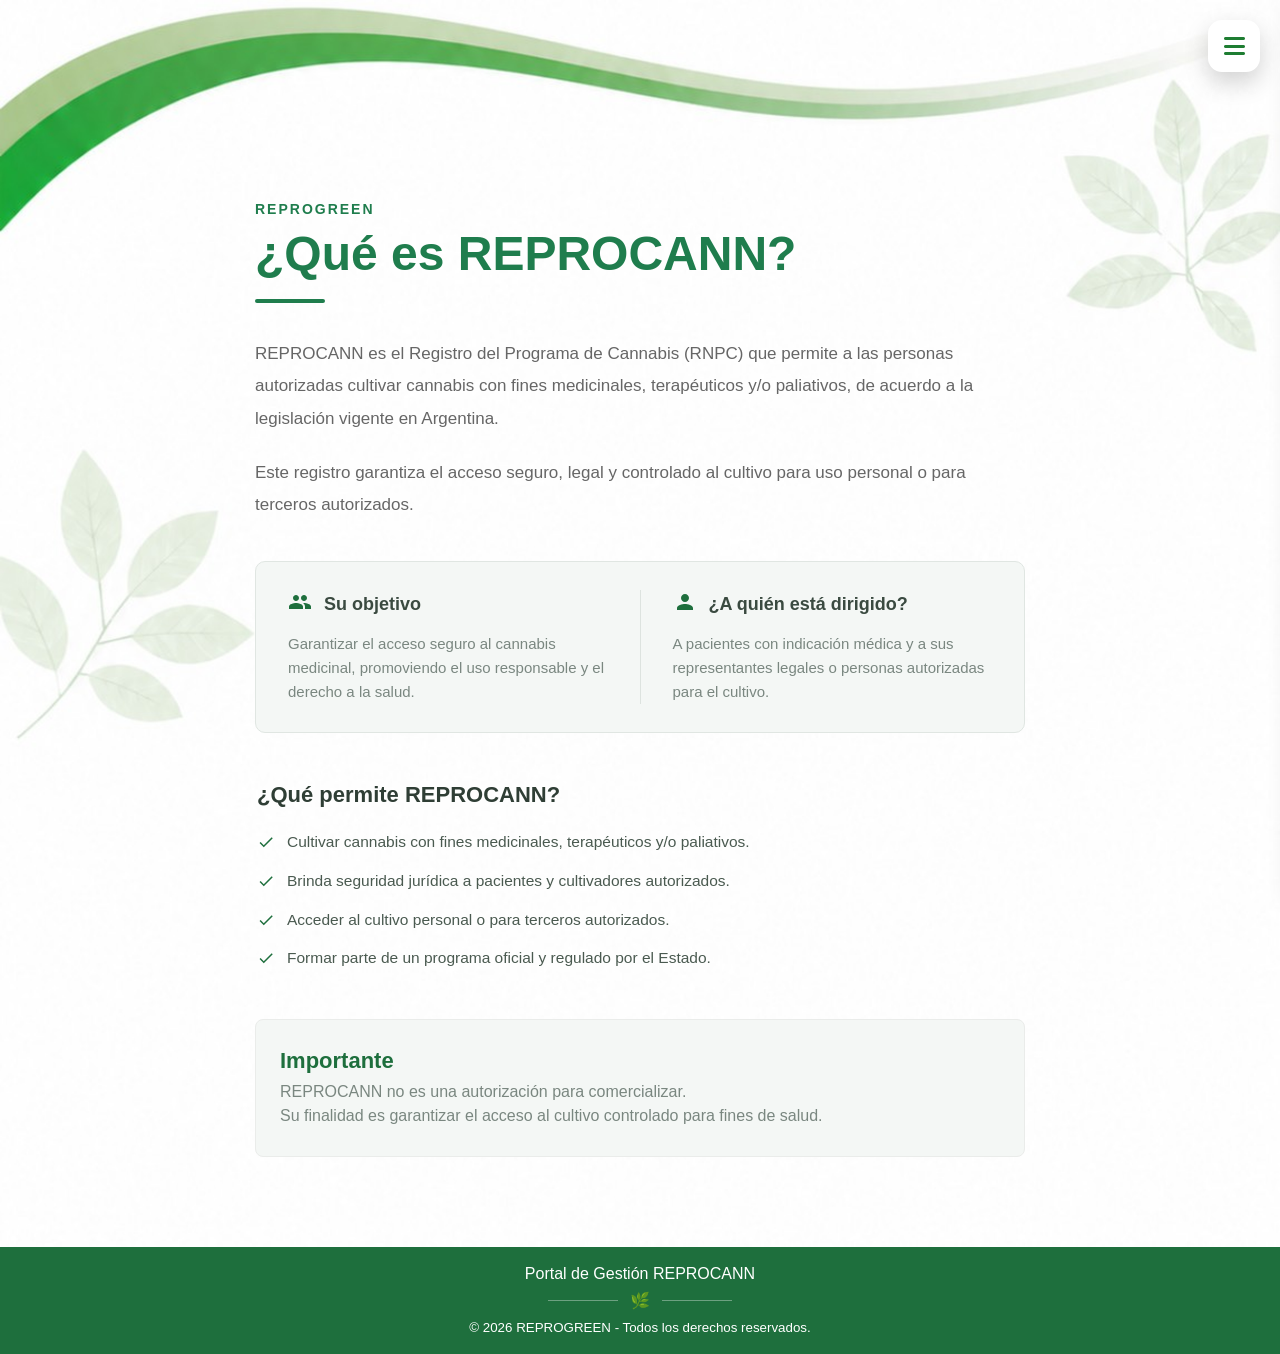
<file: reprocann.html>
<!DOCTYPE html>
<html lang="es">

<head>

<meta charset="UTF-8">

<meta name="viewport" content="width=device-width, initial-scale=1.0">

<link rel="stylesheet"
href="https://cdnjs.cloudflare.com/ajax/libs/font-awesome/6.5.2/css/all.min.css">

<title>Nosotros | REPROGREEN</title>

<link rel="preconnect" href="https://fonts.googleapis.com">

<link rel="preconnect" href="https://fonts.gstatic.com" crossorigin>

<link href="https://fonts.googleapis.com/css2?family=Poppins:wght@300;400;500;600;700&display=swap" rel="stylesheet">

<link rel="stylesheet"
href="https://cdnjs.cloudflare.com/ajax/libs/font-awesome/6.7.2/css/all.min.css">

<style>

*{
    margin:0;
    padding:0;
    box-sizing:border-box;
    font-family:Arial,sans-serif;
}

body{
    margin:0;
    font-family:Arial,sans-serif;

    background:#E8F0F4; 
    background-image: url("img/fondo.png");
    background-repeat: no-repeat;
    background-position: top center;
    background-size:100% auto;

    min-height:100vh;
}

.contenedor{
    width:100%;
    max-width:700px;
    margin:0 auto;
    padding:180px 30px 120px;
    background-color:#eef3f8;
    position:relative;
    z-index:1;
}

.cards-container {
  display: flex;              /* Al lado */
  gap: 0;                     /* Sin espacio porque usamos borde */
  justify-content: center;
  align-items: stretch;       /* Que las 2 midan lo mismo de alto */
  max-width: 880px;           /* Ancho del recuadro total */
  margin: 40px auto;
  background-color: #F4F7F5;  /* Fondo verde sutil exacto de tu foto */
  border: 1px solid #E0E6E2;  /* Borde gris verdoso suave */
  border-radius: 10px;        /* Bordes redondeados */
  padding: 28px 0;            /* Padding arriba/abajo, 0 a los costados */
  box-sizing: border-box;
}

.card {
  display: flex;
  flex-direction: column;
  gap: 10px;
  flex: 1;                    /* Ocupa 50% cada una */
  padding: 0 32px;            /* Aire interno izq/der */
  text-align: left;
  background: transparent;
  box-shadow: none;
  border: none;
}

/* Esta es la línea divisoria vertical del medio */
.card:last-child {
  border-left: 1px solid #DDE3DF;
}

.card-header {
  display: flex;
  align-items: center;
  gap: 12px;
  margin-bottom: 4px;
}

.card-icon svg {
  width: 24px;
  height: 24px;
  fill: #1E6F3D; /* Verde oscuro igual al de tu icono */
  flex-shrink: 0;
}

.card-title {
  font-size: 18px;
  font-weight: 700;
  color: #3A4A40; /* Gris oscuro verdoso */
  margin: 0;
  line-height: 1.3;
}

.card-text {
  font-size: 15px;
  line-height: 1.6;
  color: #7A8780; /* Gris claro del cuerpo */
  margin: 0;
}

/* Responsive: en celu se apilan y la línea pasa abajo */
@media (max-width: 720px) {
  .cards-container {
    flex-direction: column;
    padding: 24px 0;
  }
  .card:last-child {
    border-left: none;
    border-top: 1px solid #DDE3DF;
    padding-top: 24px;
    margin-top: 24px;
  }
}

.reprocann-permite {
  max-width: 880px;
  margin: 48px auto;
  margin-left: 0;
  padding: 0 20px;
  font-family:Arial,sans-serif;
  padding-left: 2px;
}

.reprocann-permite h2 {
  font-size: 22px;
  font-weight: 700;
  color: #2F3E35; /* Negro verdoso oscuro */
  margin: 0 0 20px 0;
  line-height: 1.3;
}

.reprocann-list {
  list-style: none; /* Sacamos los puntitos */
  padding: 0;
  margin: 0;
}

.reprocann-list li {
  display: flex;
  align-items: flex-start; /* Para que la tilde quede arriba si el texto ocupa 2 líneas */
  gap: 12px;
  font-size: 15.5px;
  line-height: 1.6;
  color: #4A5A50; /* Gris oscuro */
  margin-bottom: 14px;
}

.reprocann-list li:last-child {
  margin-bottom: 0;
}

.reprocann-list .check {
  flex-shrink: 0;
  width: 18px;
  height: 18px;
  margin-top: 3px; /* Para alinearlo con la primera línea de texto */
}

.reprocann-list .check svg {
  width: 100%;
  height: 100%;
  fill: #1E6F3D; /* Verde igual al de los títulos */
}

.reprocann-importante {
  max-width: 880px;
  margin: 40px auto 0 auto;
  padding: 28px 24px;
  background-color: #F4F7F5; /* Fondo blanco */
  border: 1px solid #EAECEA; /* Borde gris muy clarito */
  border-radius: 8px;
  display: flex;
  align-items: center;
  justify-content: space-between;
  gap: 24px;
  min-height:92px;
}

.importante-texto {
  flex: 1;
}

.importante-titulo {
  font-size: 22px;
  font-weight: 700;
  color: #1E6F3D; /* Verde del título */
  margin: 0 0 6px 0;
}

.importante-p {
  font-size: 14;
  line-height: 1.5;
  color: #7A8780; /* Gris oscuro */
  margin: 0;
}

@media (max-width: 560px) {
  .reprocann-importante {
    flex-direction: column-reverse; /* En celu el icono va arriba */
    align-items: flex-start;
    gap: 12px;
  }
}

footer{
    background:#1E6F3D;
    color:white;

    text-align:center;

    padding:18px 10px;

}

.footer-line{
    display:flex;
    align-items:center;
    justify-content:center;
    gap:12px;
    margin:8px 0;
}

.footer-line span{
    width:70px;
    height:1px;
    background:rgba(255,255,255,.35);
}


main{

max-width:820px;

margin:0 auto;

padding: 200px 25px 40px;

}

.subtitulo{

font-size:14px;

font-weight:600;

letter-spacing:2px;

text-transform:uppercase;

color:#1f7d4d;

}

.titulo{

font-size:48px;

font-weight:700;

color:#1f7d4d;

margin-top:8px;

}

.linea{

width:70px;

height:4px;

background:#1f7d4d;

border-radius:30px;

margin:18px 0 35px;

}

.intro{

font-size:17px;

line-height:1.9;

color:#666;

margin-bottom:22px;

}

/*==========================
CELULAR
==========================*/

@media (max-width:768px){

body{

    background:#eef3f8 url("img/fondomobile.png") no-repeat top center;

    background-size:cover;

    background-attachment:scroll;

}

/* Banner */

.banner{
    height:170px;
}

.banner img{
    width:100%;
    height:100%;
    object-fit:cover;
    object-position:center;
}

/* Contenido */

.contenedor{
    width:100%;
    padding:150px 22px 40px;
}

.titulo-superior{
    font-size:14px;
    letter-spacing:3px;
}

h1{
    font-size:58px;
    line-height:1.05;
    margin:8px 0 15px;
}

.subtitulo{
    font-size:18px;
    line-height:1.6;
    max-width:100%;
}

.menu-btn{
    top:18px;
    right:18px;
}

}

@media (max-width:480px){

.banner{
    height:145px;
}

.contenedor{
    padding:130px 18px 35px;
}

.titulo-superior{
    font-size:12px;
}

h1{
    font-size:44px;
}

.subtitulo{
    font-size:16px;
    line-height:1.5;
}

.menu-btn{
    width:46px;
    height:46px;
    top:15px;
    right:15px;
}

}

/*==========================
BANNER
==========================*/

.hero{

    width:100%;

    background:#fff;

}

.hero picture{

    display:block;

    width:100%;

}

.hero img{

    display:block;

    width:100%;

    max-width:1300px;

    margin:auto;

}

@media(max-width:768px){

.hero img{

    width:100%;

}

.hero img{

    width:100%;

}

main{

    padding:100px 18px 0;

}

}

/*==========================
MENU LATERAL
==========================*/

.menu-btn{

    position:fixed;

    top:20px;

    right:20px;

    width:52px;
    height:52px;

    display:flex;
    justify-content:center;
    align-items:center;

    background:white;

    border-radius:14px;

    color:#1E7D32;

    font-size:24px;

    cursor:pointer;

    box-shadow:0 10px 25px rgba(0,0,0,.18);

    z-index:9999;

    transition:.25s;

}

.menu-btn:hover{

    transform:scale(1.05);

}

.menu-btn.oculto{

    opacity:0;

    pointer-events:none;

}

.overlay{

    position:fixed;

    inset:0;

    background:rgba(0,0,0,.45);

    opacity:0;

    visibility:hidden;

    transition:.3s;

    z-index:998;

}

.overlay.activo{

    opacity:1;

    visibility:visible;

}

.menu-lateral{

    position:fixed;

    top:0;

    right:-320px;

    width:300px;

    height:100vh;

    background:white;

    box-shadow:-5px 0 25px rgba(0,0,0,.18);

    transition:.35s;

    z-index:999;

    padding-top:20px;

}

.menu-lateral.abierto{

    right:0;

}

.menu-header{

    display:flex;

    justify-content:space-between;

    align-items:center;

    padding:20px;

    border-bottom:1px solid #eee;

}

.menu-header h2{

    color:#1E7D32;

}

.menu-header span{

    font-size:28px;

    cursor:pointer;

}

.menu-lateral a{

    display:flex;

    align-items:center;

    gap:14px;

    padding:18px 24px;

    color:#333;

    text-decoration:none;

    border-bottom:1px solid #f2f2f2;

    transition:.25s;

}

.menu-lateral a:hover{

    background:#edf8f0;

    color:#1E7D32;

}

</style>

</head>

<body>

<div id="overlay" class="overlay" onclick="cerrarMenu()"></div>

<nav id="menuLateral" class="menu-lateral">

    <div class="menu-header">

        <h2>REPROGREEN</h2>

        <span onclick="cerrarMenu()">
            <i class="fas fa-times"></i>
        </span>

    </div>

    <a href="index.html">
        <i class="fas fa-house"></i>
        Inicio
    </a>

    <a href="nosotros.html">
        <i class="fas fa-users"></i>
        Nosotros
    </a>

    <a href="requisitos.html">
        <i class="fas fa-list-check"></i>
        Requisitos
    </a>

    <a href="preguntas.html">
        <i class="fas fa-circle-question"></i>
        Preguntas Frecuentes
    </a>

    <a href="contacto.html">
        <i class="fas fa-headset"></i>
        Contacto / Soporte
    </a>

    <a href="terminos.html">
        <i class="fas fa-file-contract"></i>
        Términos y Condiciones
    </a>

    <a href="privacidad.html">
        <i class="fas fa-shield-halved"></i>
        Política de Privacidad
    </a>

</nav>

<div class="menu-btn" onclick="abrirMenu()">
    <i class="fas fa-bars"></i>
</div>

<main>

<span class="subtitulo">

REPROGREEN

</span>

<h2 class="titulo">

¿Qué es REPROCANN?

</h2>

<div class="linea"></div>

<p class="intro">

REPROCANN es el Registro del Programa de Cannabis (RNPC) que permite a las personas autorizadas cultivar cannabis con fines medicinales, terapéuticos y/o paliativos, de acuerdo a la legislación vigente en Argentina.

</p>

<p class="intro">

Este registro garantiza el acceso seguro, legal y controlado al cultivo para uso personal o para terceros autorizados.

</p>

<div class="cards-container">
  <div class="card">
    <div class="card-header">
      <div class="card-icon">
        <!-- Icono 1: Dos personas para "Su objetivo" -->
        <svg xmlns="http://www.w3.org/2000/svg" viewBox="0 0 24 24" fill="currentColor">
          <path d="M16 11c1.66 0 2.99-1.34 2.99-3S17.66 5 16 5c-1.66 0-3 1.34-3 3s1.34 3 3 3zm-8 0c1.66 0 2.99-1.34 2.99-3S9.66 5 8 5C6.34 5 5 6.34 5 8s1.34 3 3 3zm0 2c-2.33 0-7 1.17-7 3.5V19h14v-2.5c0-2.33-4.67-3.5-7-3.5zm8 0c-.29 0-.62.02-.97.05 1.16.84 1.97 1.97 1.97 3.45V19h6v-2.5c0-2.33-4.67-3.5-7-3.5z"/>
        </svg>
      </div>
      <h3 class="card-title">Su objetivo</h3>
    </div>
    <p class="card-text">
      Garantizar el acceso seguro al cannabis medicinal, 
      promoviendo el uso responsable y el derecho a la salud.
    </p>
  </div>

  <div class="card">
    <div class="card-header">
      <div class="card-icon">
        <!-- Icono 2: Una persona para "¿A quién está dirigido?" -->
        <svg xmlns="http://www.w3.org/2000/svg" viewBox="0 0 24 24" fill="currentColor">
          <path d="M12 12c2.21 0 4-1.79 4-4s-1.79-4-4-4-4 1.79-4 4 1.79 4 4 4zm0 2c-2.67 0-8 1.34-8 4v2h16v-2c0-2.66-5.33-4-8-4z"/>
        </svg>
      </div>
      <h3 class="card-title">¿A quién está dirigido?</h3>
    </div>
    <p class="card-text">
      A pacientes con indicación médica y a sus representantes 
      legales o personas autorizadas para el cultivo.
    </p>
  </div>
</div>

<section class="reprocann-permite">
  <h2>¿Qué permite REPROCANN?</h2>
  <ul class="reprocann-list">
    <li>
      <span class="check">
        <svg xmlns="http://www.w3.org/2000/svg" viewBox="0 0 24 24">
          <path d="M9 16.17L4.83 12l-1.42 1.41L9 19 21 7l-1.41-1.41z"/>
        </svg>
      </span>
      Cultivar cannabis con fines medicinales, terapéuticos y/o paliativos.
    </li>
    <li>
      <span class="check">
        <svg xmlns="http://www.w3.org/2000/svg" viewBox="0 0 24 24">
          <path d="M9 16.17L4.83 12l-1.42 1.41L9 19 21 7l-1.41-1.41z"/>
        </svg>
      </span>
      Brinda seguridad jurídica a pacientes y cultivadores autorizados.
    </li>
    <li>
      <span class="check">
        <svg xmlns="http://www.w3.org/2000/svg" viewBox="0 0 24 24">
          <path d="M9 16.17L4.83 12l-1.42 1.41L9 19 21 7l-1.41-1.41z"/>
        </svg>
      </span>
      Acceder al cultivo personal o para terceros autorizados.
    </li>
    <li>
      <span class="check">
        <svg xmlns="http://www.w3.org/2000/svg" viewBox="0 0 24 24">
          <path d="M9 16.17L4.83 12l-1.42 1.41L9 19 21 7l-1.41-1.41z"/>
        </svg>
      </span>
      Formar parte de un programa oficial y regulado por el Estado.
    </li>
  </ul>
</section>

<div class="reprocann-importante">
  <div class="importante-texto">
    <p class="importante-titulo">Importante</p>
    <p class="importante-p">
      REPROCANN no es una autorización para comercializar. 
      <br>Su finalidad es garantizar el acceso al cultivo controlado para fines de salud.
    </p>
  </div>
</div>

</div> <!-- cierra .importante-box -->

<div style="height: 50px;"></div> <!-- ESPACIADOR REAL -->

</main>

<footer>

    <div class="footer-content">

        <p>Portal de Gestión REPROCANN</p>

        <div class="footer-line">
    <span></span>
    🌿
    <span></span>
</div>

        <small>
            © 2026 REPROGREEN - Todos los derechos reservados.
        </small>

    </div>

</footer>

<style>

footer{

margin-top:0px;

background:#1E6F3D;

padding:18px 10px;

text-align:center;

color:white;

}

.footer{

max-width:1200px;

margin:auto;

text-align:center;

}

.footer p{

color:#fff;

font-size:15px;

letter-spacing:.5px;

}

</style>

<script>

function abrirMenu(){

    document.getElementById("menuLateral").classList.add("abierto");
    document.getElementById("overlay").classList.add("activo");
    document.querySelector(".menu-btn").classList.add("oculto");

}

function cerrarMenu(){

    document.getElementById("menuLateral").classList.remove("abierto");
    document.getElementById("overlay").classList.remove("activo");
    document.querySelector(".menu-btn").classList.remove("oculto");

}

</script>

</body>

</html>
</file>
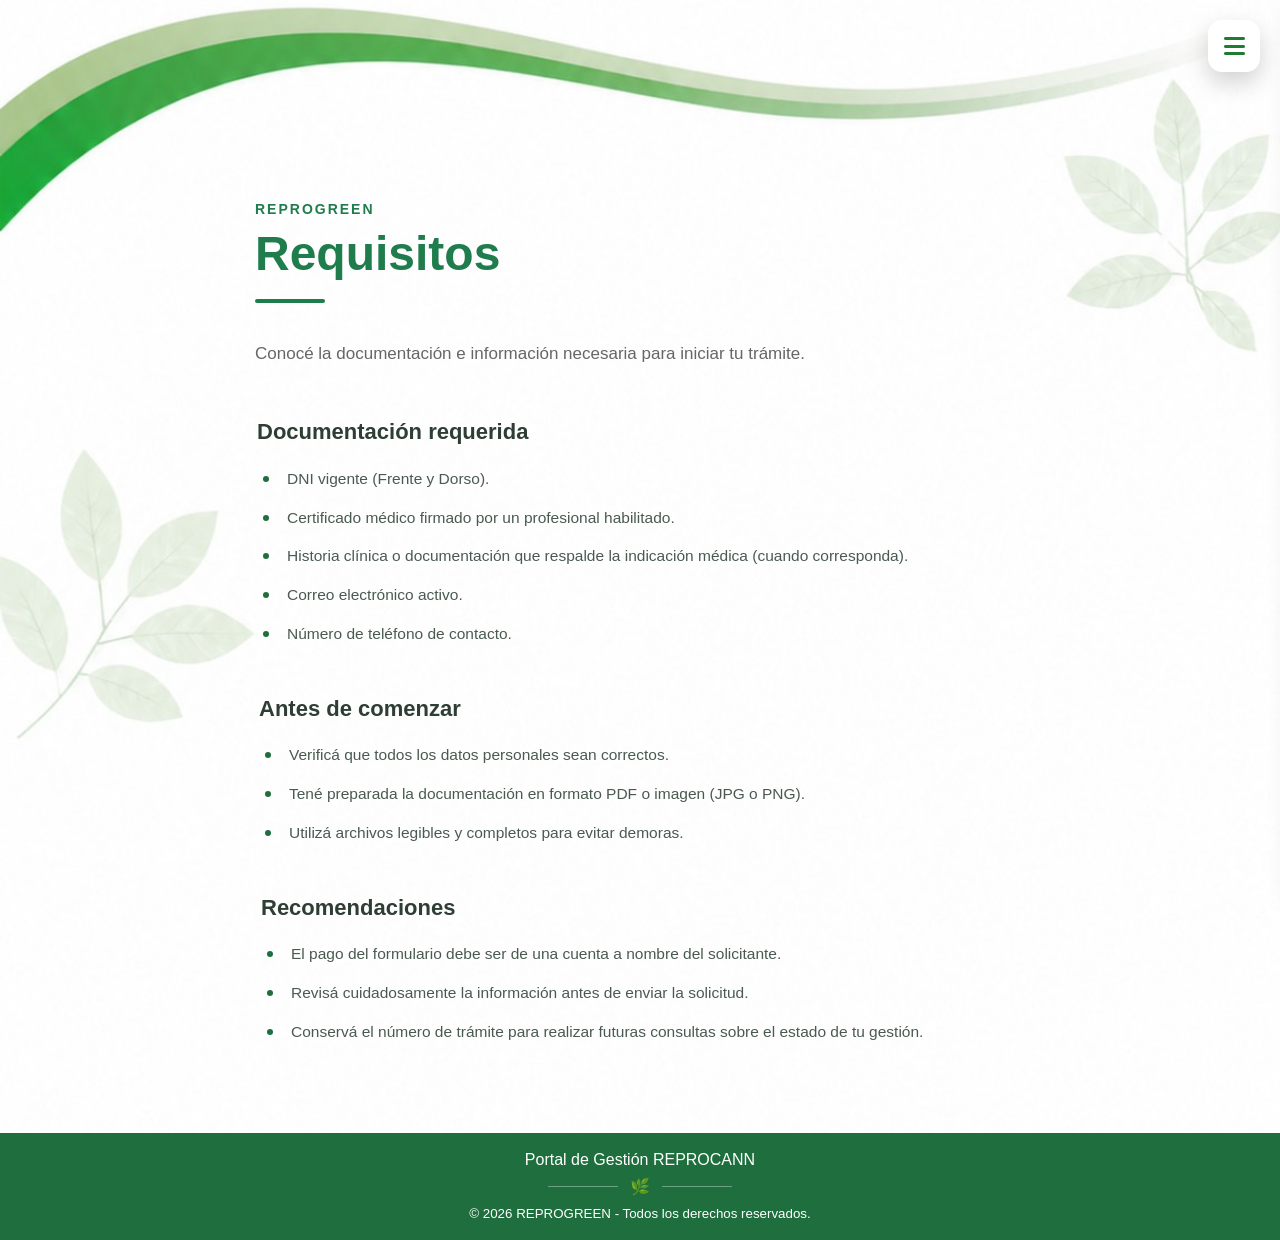
<file: requisitos.html>
<!DOCTYPE html>
<html lang="es">

<head>

<meta charset="UTF-8">

<meta name="viewport" content="width=device-width, initial-scale=1.0">

<link rel="stylesheet"
href="https://cdnjs.cloudflare.com/ajax/libs/font-awesome/6.5.2/css/all.min.css">

<title>Nosotros | REPROGREEN</title>

<link rel="preconnect" href="https://fonts.googleapis.com">

<link rel="preconnect" href="https://fonts.gstatic.com" crossorigin>

<link href="https://fonts.googleapis.com/css2?family=Poppins:wght@300;400;500;600;700&display=swap" rel="stylesheet">

<link rel="stylesheet"
href="https://cdnjs.cloudflare.com/ajax/libs/font-awesome/6.7.2/css/all.min.css">

<style>

*{
    margin:0;
    padding:0;
    box-sizing:border-box;
    font-family:Arial,sans-serif;
}

body{
    margin:0;
    font-family:Arial,sans-serif;

    background:#E8F0F4; 
    background-image: url("img/fondo.png");
    background-repeat: no-repeat;
    background-position: top center;
    background-size:100% auto;

    min-height:100vh;
}

.contenedor{
    width:100%;
    max-width:700px;
    margin:0 auto;
    padding:180px 30px 120px;
    background-color:#eef3f8;
    position:relative;
    z-index:1;
}

.reprocann-permite {
  max-width: 880px;
  margin: 48px auto;
  margin-left: 0;
  padding: 0 20px;
  font-family:Arial,sans-serif;
  padding-left: 2px;
}

.reprocann-permite h2 {
  font-size: 22px;
  font-weight: 700;
  color: #2F3E35; /* Negro verdoso oscuro */
  margin: 0 0 20px 0;
  line-height: 1.3;
}

.reprocann-list {
  list-style: none; /* Sacamos los puntitos */
  padding: 0;
  margin: 0;
}

.reprocann-list li {
  display: flex;
  align-items: flex-start; /* Para que la tilde quede arriba si el texto ocupa 2 líneas */
  gap: 12px;
  font-size: 15.5px;
  line-height: 1.6;
  color: #4A5A50; /* Gris oscuro */
  margin-bottom: 14px;
}

.reprocann-list li:last-child {
  margin-bottom: 0;
}

.reprocann-list .check {
  flex-shrink: 0;
  width: 18px;
  height: 18px;
  margin-top: 3px; /* Para alinearlo con la primera línea de texto */
}

.reprocann-list .check svg {
  width: 100%;
  height: 100%;
  fill: #1E6F3D; /* Verde igual al de los títulos */
}

.reprocann-importante {
  max-width: 880px;
  margin: 40px auto 0 auto;
  padding: 28px 24px;
  background-color: #F4F7F5; /* Fondo blanco */
  border: 1px solid #EAECEA; /* Borde gris muy clarito */
  border-radius: 8px;
  display: flex;
  align-items: center;
  justify-content: space-between;
  gap: 24px;
  min-height:92px;
}

.importante-texto {
  flex: 1;
}

.importante-titulo {
  font-size: 22px;
  font-weight: 700;
  color: #1E6F3D; /* Verde del título */
  margin: 0 0 6px 0;
}

.importante-p {
  font-size: 14;
  line-height: 1.5;
  color: #7A8780; /* Gris oscuro */
  margin: 0;
}

@media (max-width: 560px) {
  .reprocann-importante {
    flex-direction: column-reverse; /* En celu el icono va arriba */
    align-items: flex-start;
    gap: 12px;
  }
}

footer{
    background:#1E6F3D;
    color:white;

    text-align:center;

    padding:18px 10px;

}

.footer-line{
    display:flex;
    align-items:center;
    justify-content:center;
    gap:12px;
    margin:8px 0;
}

.footer-line span{
    width:70px;
    height:1px;
    background:rgba(255,255,255,.35);
}


main{

max-width:820px;

margin:0 auto;

padding: 200px 25px 40px;

}

.subtitulo{

font-size:14px;

font-weight:600;

letter-spacing:2px;

text-transform:uppercase;

color:#1f7d4d;

}

.titulo{

font-size:48px;

font-weight:700;

color:#1f7d4d;

margin-top:8px;

}

.linea{

width:70px;

height:4px;

background:#1f7d4d;

border-radius:30px;

margin:18px 0 35px;

}

.intro{

font-size:17px;

line-height:1.9;

color:#666;

margin-bottom:22px;

}

/*==========================
CELULAR
==========================*/

@media (max-width:768px){

body{

    background:#eef3f8 url("img/fondomobile.png") no-repeat top center;

    background-size:cover;

    background-attachment:scroll;

}

/* Banner */

.banner{
    height:170px;
}

.banner img{
    width:100%;
    height:100%;
    object-fit:cover;
    object-position:center;
}

/* Contenido */

.contenedor{
    width:100%;
    padding:150px 22px 40px;
}

.titulo-superior{
    font-size:14px;
    letter-spacing:3px;
}

h1{
    font-size:58px;
    line-height:1.05;
    margin:8px 0 15px;
}

.subtitulo{
    font-size:18px;
    line-height:1.6;
    max-width:100%;
}

.menu-btn{
    top:18px;
    right:18px;
}

}

@media (max-width:480px){

.banner{
    height:145px;
}

.contenedor{
    padding:130px 18px 35px;
}

.titulo-superior{
    font-size:12px;
}

h1{
    font-size:44px;
}

.subtitulo{
    font-size:16px;
    line-height:1.5;
}

.menu-btn{
    width:46px;
    height:46px;
    top:15px;
    right:15px;
}

}

/*==========================
BANNER
==========================*/

.hero{

    width:100%;

    background:#fff;

}

.hero picture{

    display:block;

    width:100%;

}

.hero img{

    display:block;

    width:100%;

    max-width:1300px;

    margin:auto;

}

@media(max-width:768px){

.hero img{

    width:100%;

}

.hero img{

    width:100%;

}

main{

    padding:100px 18px 0;

}

}

/*==========================
MENU LATERAL
==========================*/

.menu-btn{

    position:fixed;

    top:20px;

    right:20px;

    width:52px;
    height:52px;

    display:flex;
    justify-content:center;
    align-items:center;

    background:white;

    border-radius:14px;

    color:#1E7D32;

    font-size:24px;

    cursor:pointer;

    box-shadow:0 10px 25px rgba(0,0,0,.18);

    z-index:9999;

    transition:.25s;

}

.menu-btn:hover{

    transform:scale(1.05);

}

.menu-btn.oculto{

    opacity:0;

    pointer-events:none;

}

.overlay{

    position:fixed;

    inset:0;

    background:rgba(0,0,0,.45);

    opacity:0;

    visibility:hidden;

    transition:.3s;

    z-index:998;

}

.overlay.activo{

    opacity:1;

    visibility:visible;

}

.menu-lateral{

    position:fixed;

    top:0;

    right:-320px;

    width:300px;

    height:100vh;

    background:white;

    box-shadow:-5px 0 25px rgba(0,0,0,.18);

    transition:.35s;

    z-index:999;

    padding-top:20px;

}

.menu-lateral.abierto{

    right:0;

}

.menu-header{

    display:flex;

    justify-content:space-between;

    align-items:center;

    padding:20px;

    border-bottom:1px solid #eee;

}

.menu-header h2{

    color:#1E7D32;

}

.menu-header span{

    font-size:28px;

    cursor:pointer;

}

.menu-lateral a{

    display:flex;

    align-items:center;

    gap:14px;

    padding:18px 24px;

    color:#333;

    text-decoration:none;

    border-bottom:1px solid #f2f2f2;

    transition:.25s;

}

.menu-lateral a:hover{

    background:#edf8f0;

    color:#1E7D32;

}

</style>

</head>

<body>

<div id="overlay" class="overlay" onclick="cerrarMenu()"></div>

<nav id="menuLateral" class="menu-lateral">

    <div class="menu-header">

        <h2>REPROGREEN</h2>

        <span onclick="cerrarMenu()">
            <i class="fas fa-times"></i>
        </span>

    </div>

    <a href="index.html">
        <i class="fas fa-house"></i>
        Inicio
    </a>

    <a href="nosotros.html">
        <i class="fas fa-users"></i>
        Nosotros
    </a>

    <a href="reprocann.html">
        <i class="fas fa-cannabis"></i>
        ¿Qué es REPROCANN?
    </a>

    <a href="preguntas.html">
        <i class="fas fa-circle-question"></i>
        Preguntas Frecuentes
    </a>

    <a href="soporte.html">
        <i class="fas fa-headset"></i>
        Contacto / Soporte
    </a>

    <a href="terminos.html">
        <i class="fas fa-file-contract"></i>
        Términos y Condiciones
    </a>

    <a href="privacidad.html">
        <i class="fas fa-shield-halved"></i>
        Política de Privacidad
    </a>

</nav>

<div class="menu-btn" onclick="abrirMenu()">
    <i class="fas fa-bars"></i>
</div>

<main>

<span class="subtitulo">

REPROGREEN

</span>

<h2 class="titulo">

Requisitos

</h2>

<div class="linea"></div>

<p class="intro">

Conocé la documentación e información necesaria para iniciar tu trámite.

</p>


<section class="reprocann-permite">
  <h2>Documentación requerida</h2>
  <ul class="reprocann-list">
    <li>
      <span class="check">
  <svg xmlns="http://www.w3.org/2000/svg" viewBox="0 0 24 24" width="16" height="16" fill="#4CAF50">
    <circle cx="12" cy="12" r="4"/>
  </svg>
</span>
      </span>
      DNI vigente (Frente y Dorso).
    <li>
      <span class="check">
  <svg xmlns="http://www.w3.org/2000/svg" viewBox="0 0 24 24" width="16" height="16" fill="#4CAF50">
    <circle cx="12" cy="12" r="4"/>
  </svg>
</span>
      Certificado médico firmado por un profesional habilitado.
    </li>
    <li>
      <span class="check">
  <svg xmlns="http://www.w3.org/2000/svg" viewBox="0 0 24 24" width="16" height="16" fill="#4CAF50">
    <circle cx="12" cy="12" r="4"/>
  </svg>
</span>
      Historia clínica o documentación que respalde la indicación médica (cuando corresponda).
    </li>
    <li>
      <span class="check">
  <svg xmlns="http://www.w3.org/2000/svg" viewBox="0 0 24 24" width="16" height="16" fill="#4CAF50">
    <circle cx="12" cy="12" r="4"/>
  </svg>
</span>
    Correo electrónico activo.
    </li>
    <li>
      <span class="check">
  <svg xmlns="http://www.w3.org/2000/svg" viewBox="0 0 24 24" width="16" height="16" fill="#4CAF50">
    <circle cx="12" cy="12" r="4"/>
  </svg>
</span>
      </span>
    Número de teléfono de contacto.
    </li>

    <section class="reprocann-permite">
  <h2>Antes de comenzar</h2>
  <ul class="reprocann-list">
    <li>
      <span class="check">
  <svg xmlns="http://www.w3.org/2000/svg" viewBox="0 0 24 24" width="16" height="16" fill="#4CAF50">
    <circle cx="12" cy="12" r="4"/>
  </svg>
</span>
      </span>
      Verificá que todos los datos personales sean correctos.
    <li>
      <span class="check">
  <svg xmlns="http://www.w3.org/2000/svg" viewBox="0 0 24 24" width="16" height="16" fill="#4CAF50">
    <circle cx="12" cy="12" r="4"/>
  </svg>
</span>
      </span>
      Tené preparada la documentación en formato PDF o imagen (JPG o PNG).
    </li>
    <li>
      <span class="check">
  <svg xmlns="http://www.w3.org/2000/svg" viewBox="0 0 24 24" width="16" height="16" fill="#4CAF50">
    <circle cx="12" cy="12" r="4"/>
  </svg>
</span>
      Utilizá archivos legibles y completos para evitar demoras.
    </li>

    <section class="reprocann-permite">
  <h2>Recomendaciones</h2>
  <ul class="reprocann-list">
    <li>
      <span class="check">
  <svg xmlns="http://www.w3.org/2000/svg" viewBox="0 0 24 24" width="16" height="16" fill="#4CAF50">
    <circle cx="12" cy="12" r="4"/>
  </svg>
</span>
      </span>
      El pago del formulario debe ser de una cuenta a nombre del solicitante.
    <li>
      <span class="check">
  <svg xmlns="http://www.w3.org/2000/svg" viewBox="0 0 24 24" width="16" height="16" fill="#4CAF50">
    <circle cx="12" cy="12" r="4"/>
  </svg>
</span>
      </span>
      Revisá cuidadosamente la información antes de enviar la solicitud. 
    </li>
    <li>
      <span class="check">
       <span class="check">
  <svg xmlns="http://www.w3.org/2000/svg" viewBox="0 0 24 24" width="16" height="16" fill="#4CAF50">
    <circle cx="12" cy="12" r="4"/>
  </svg>
</span>
      </span>
      Conservá el número de trámite para realizar futuras consultas sobre el estado de tu gestión.
    </li>

  </ul>
</section>

</main>

<footer>

    <div class="footer-content">

        <p>Portal de Gestión REPROCANN</p>

        <div class="footer-line">
    <span></span>
    🌿
    <span></span>
</div>

        <small>
            © 2026 REPROGREEN - Todos los derechos reservados.
        </small>

    </div>

</footer>

<style>

footer{

margin-top:0px;

background:#1E6F3D;

padding:18px 10px;

text-align:center;

color:white;

}

.footer{

max-width:1200px;

margin:auto;

text-align:center;

}

.footer p{

color:#fff;

font-size:15px;

letter-spacing:.5px;

}

</style>

<script>

function abrirMenu(){

    document.getElementById("menuLateral").classList.add("abierto");
    document.getElementById("overlay").classList.add("activo");
    document.querySelector(".menu-btn").classList.add("oculto");

}

function cerrarMenu(){

    document.getElementById("menuLateral").classList.remove("abierto");
    document.getElementById("overlay").classList.remove("activo");
    document.querySelector(".menu-btn").classList.remove("oculto");

}

</script>

</body>

</html>
</file>
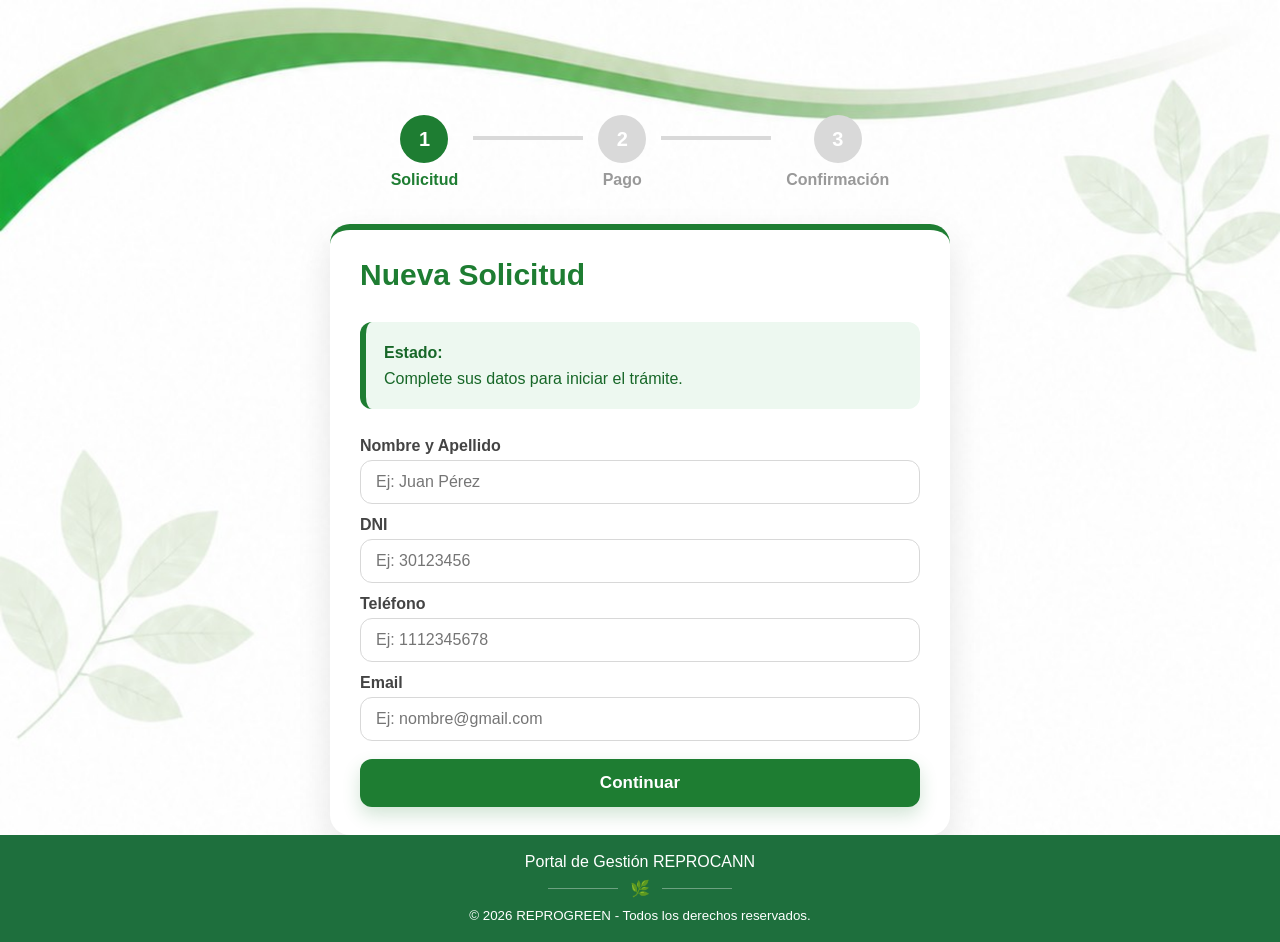
<file: solicitud.html>
<!DOCTYPE html>
<html lang="es">

<head>

<meta charset="UTF-8">
<meta name="viewport" content="width=device-width, initial-scale=1.0">

<title>Nueva Solicitud - REPROGREEN</title>

<style>

*{
    margin:0;
    padding:0;
    box-sizing:border-box;
    font-family:Arial,Helvetica,sans-serif;
}

/*==========================
BODY
==========================*/

body{

    background:#eef3f8 url("img/fondo.png") no-repeat top center;

    background-size:cover;

    background-attachment:fixed;

    min-height:100vh;

    display:flex;

    flex-direction:column;

    color:#333;

}

body{

    padding-top:20px;
    margin:0%;
    padding:0%;

}

/*==========================
CONTENEDOR
==========================*/

.container{
    width:100%;
    max-width:620px;
    margin:70px auto 0;
    padding:0;
}

.container{

    flex:1;

}

/*==========================
PROGRESO
==========================*/

.progreso{

    display:flex;

    justify-content:center;

    align-items:center;

    margin:45px auto 35px;

}

.paso{

    display:flex;

    flex-direction:column;

    align-items:center;

    font-weight:bold;

    color:#999;

}

.circulo{

    width:48px;

    height:48px;

    border-radius:50%;

    background:#d9d9d9;

    display:flex;

    justify-content:center;

    align-items:center;

    color:white;

    font-size:20px;

    margin-bottom:8px;

    transition:.25s;

}

.linea{

    width:110px;

    height:4px;

    background:#d9d9d9;

    margin:0 15px 28px;

}

.activo{

    color:#1E7D32;

}

.activo .circulo{

    background:#1E7D32;

}

/*==========================
TARJETA
==========================*/

.tarjeta{
    width:100%;
    max-width:620px;
    margin:0 auto;

    background:#fff;
    border-radius:20px;
    border-top:6px solid #1E7D32;

    padding:28px 30px;

    box-shadow:0 15px 35px rgba(0,0,0,.10);
}

.tarjeta h2{

    color:#1E7D32;

    font-size:30px;

    margin-bottom:30px;

}

/*==========================
ESTADO
==========================*/

.info{

    background:#edf8f0;

    border-left:6px solid #1E7D32;

    color:#176728;

    padding:18px;

    border-radius:12px;

    margin-bottom:28px;

    line-height:1.6;

}

/*==========================
FORMULARIO
==========================*/

label{

    display:block;

    font-weight:bold;

    margin:12px 0 5px;

    color:#444;

}

input{

    width:100%;

    padding:12px 15px;

    border:1px solid #d8d8d8;

    border-radius:12px;

    font-size:16px;

    transition:.25s;

    background:white;

}

input:focus{

    outline:none;

    border-color:#1E7D32;

    box-shadow:0 0 0 4px rgba(30,125,50,.15);

}

/*==========================
BOTONES
==========================*/

button{

    width:100%;

    background:#1E7D32;

    color:white;

    border:none;

    border-radius:12px;

    padding:14px;

    font-size:17px;

    font-weight:bold;

    cursor:pointer;

    transition:.25s;

    margin-top:18px;

    box-shadow:0 8px 18px rgba(30,125,50,.20);

}

button:hover{

    background:#176728;

    transform:translateY(-2px);

}

/*==========================
PAGO
==========================*/

.datoPago{

    display:flex;

    justify-content:space-between;

    align-items:center;

    background:#edf8f0;

    border:1px solid #b9dfc0;

    border-radius:12px;

    padding:15px;

    margin-bottom:15px;

}

.datoPago span{

    color:#1E7D32;

    font-weight:bold;

    flex:1;

    overflow-wrap:anywhere;

}

.datoPago button{

    width:auto;

    margin:0;

    padding:10px 18px;

}

/*==========================
FOOTER
==========================*/

footer{
    background:#1E6F3D;
    color:white;

    text-align:center;

    padding:18px 10px;

    margin-top:auto;
}

.footer-line{
    display:flex;
    align-items:center;
    justify-content:center;
    gap:12px;
    margin:8px 0;
}

.footer-line span{
    width:70px;
    height:1px;
    background:rgba(255,255,255,.35);
}

/*==========================
RESPONSIVE
==========================*/

@media (max-width:768px){

body{

    background:#eef3f8 url("img/fondo-mobile.png") no-repeat top center;

    background-size:100% auto;

    background-attachment:scroll;

}

.container{

    padding:0 15px 20px;
    margin-top:0;

}

.logo{

    max-width:340px;

}

.tarjeta{

    padding:22px;
    border-radius:18px;
    margin-top:0;

}

.tarjeta h2{

    font-size:24px;

}

.progreso{

    transform:scale(.90);
    margin:60px auto 8px;

}

.linea{

    width:45px;

}

button{

    font-size:16px;

}

}

</style>

</head>

<body>

<div class="container">

    <div class="progreso">

        <div class="paso activo">

            <div class="circulo">1</div>

            <span>Solicitud</span>

        </div>

        <div class="linea"></div>

        <div class="paso">

            <div class="circulo">2</div>

            <span>Pago</span>

        </div>

        <div class="linea"></div>

        <div class="paso">

            <div class="circulo">3</div>

            <span>Confirmación</span>

        </div>

    </div>

    <!-- FORMULARIO -->

    <div class="tarjeta">

        <h2>Nueva Solicitud</h2>

        <div class="info">

            <strong>Estado:</strong><br>
            Complete sus datos para iniciar el trámite.

        </div>

        <label>Nombre y Apellido</label>

        <input
            type="text"
            id="nombre"
            name="nombre"
            placeholder="Ej: Juan Pérez"
            pattern="[A-Za-zÁÉÍÓÚáéíóúÑñ ]{3,60}"
            required>

        <label>DNI</label>

        <input
            type="text"
            id="dni"
            name="dni"
            inputmode="numeric"
            placeholder="Ej: 30123456"
            pattern="[0-9]{7,8}"
            required>

        <label>Teléfono</label>

        <input
            type="tel"
            id="telefono"
            name="telefono"
            inputmode="numeric"
            placeholder="Ej: 1112345678"
            pattern="[0-9]{8,15}"
            required>

        <label>Email</label>

        <input
            type="email"
            id="email"
            name="email"
            placeholder="Ej: nombre@gmail.com"
            autocomplete="email"
            required>

        <button onclick="enviarSolicitud()">

            Continuar

        </button>

    </div>

    <!-- PAGO -->

    <div class="tarjeta"

         id="pago"

         style="display:none;margin-top:30px;">

        <h2>Pago del trámite</h2>

        <div class="datoPago">

            <strong>Importe:</strong>

            <span>$30.000</span>

        </div>

        <label>CBU</label>

        <div class="datoPago">

            <span id="cbu">

                0270503320057731150029

            </span>

            <button
                type="button"
                onclick="copiarTexto('cbu')">

                Copiar

            </button>

        </div>

        <label>Alias</label>

        <div class="datoPago">

            <span id="alias">

                REPROGREEN.PAGOS

            </span>

            <button
                type="button"
                onclick="copiarTexto('alias')">

                Copiar

            </button>

        </div>

        <label>

            Adjuntar comprobante

        </label>

        <input
            type="file"
            id="comprobante"
            required>

        <button onclick="confirmarPago()">

            Confirmar Pago

        </button>

    </div>

</div>

<script>

function copiarTexto(id){

    const texto = document.getElementById(id).innerText;

    navigator.clipboard.writeText(texto);

    alert("Copiado correctamente.");

}

function enviarSolicitud(){

    let nombre = document.getElementById("nombre").value.trim();
    let dni = document.getElementById("dni").value.trim();
    let telefono = document.getElementById("telefono").value.trim();
    let email = document.getElementById("email").value.trim();

    if(nombre=="" || dni=="" || telefono=="" || email==""){
        alert("⚠️ Debe completar todos los campos.");
        return;
    }

    if(!/^[A-Za-zÁÉÍÓÚáéíóúÑñ]+(?:\s+[A-Za-zÁÉÍÓÚáéíóúÑñ]+)+$/.test(nombre)){
        alert("⚠️ Ingresá nombre y apellido.");
        return;
    }

    if(!/^\d{7,8}$/.test(dni)){
        alert("⚠️ El DNI debe contener 7 u 8 números.");
        return;
    }

    if(!/^\d{8,15}$/.test(telefono)){
        alert("⚠️ Ingresá un teléfono válido.");
        return;
    }

    if(!document.getElementById("email").checkValidity()){
        alert("⚠️ Ingresá un correo electrónico válido.");
        return;
    }

    let numero = "REPRO-" + Math.floor(Math.random()*100000);

    localStorage.setItem("tramite",numero);

    document.querySelector(".tarjeta").style.display="none";

    document.getElementById("pago").style.display="block";

    document.querySelectorAll(".paso")[1].classList.add("activo");

}

async function confirmarPago(){

    let comprobante=document.getElementById("comprobante");

    if(comprobante.files.length===0){

        alert("⚠️ Debe adjuntar el comprobante de pago.");

        return;

    }

    const datos = {
    nombre: document.getElementById("nombre").value,
    dni: document.getElementById("dni").value,
    telefono: document.getElementById("telefono").value,
    email: document.getElementById("email").value,
    tramite: localStorage.getItem("tramite")
};

await fetch("/.netlify/functions/telegram",{
    method:"POST",
    headers:{
        "Content-Type":"application/json"
    },
    body:JSON.stringify(datos)
});

    document.querySelectorAll(".paso")[2].classList.add("activo");

    window.location="confirmacion.html";

}

</script>

<footer>

    <div class="footer-content">

        <p>Portal de Gestión REPROCANN</p>

        <div class="footer-line">
            <span></span>
            🌿
            <span></span>
        </div>

        <small>
            © 2026 REPROGREEN - Todos los derechos reservados.
        </small>

    </div>

</footer>

</body>

</html>
</file>
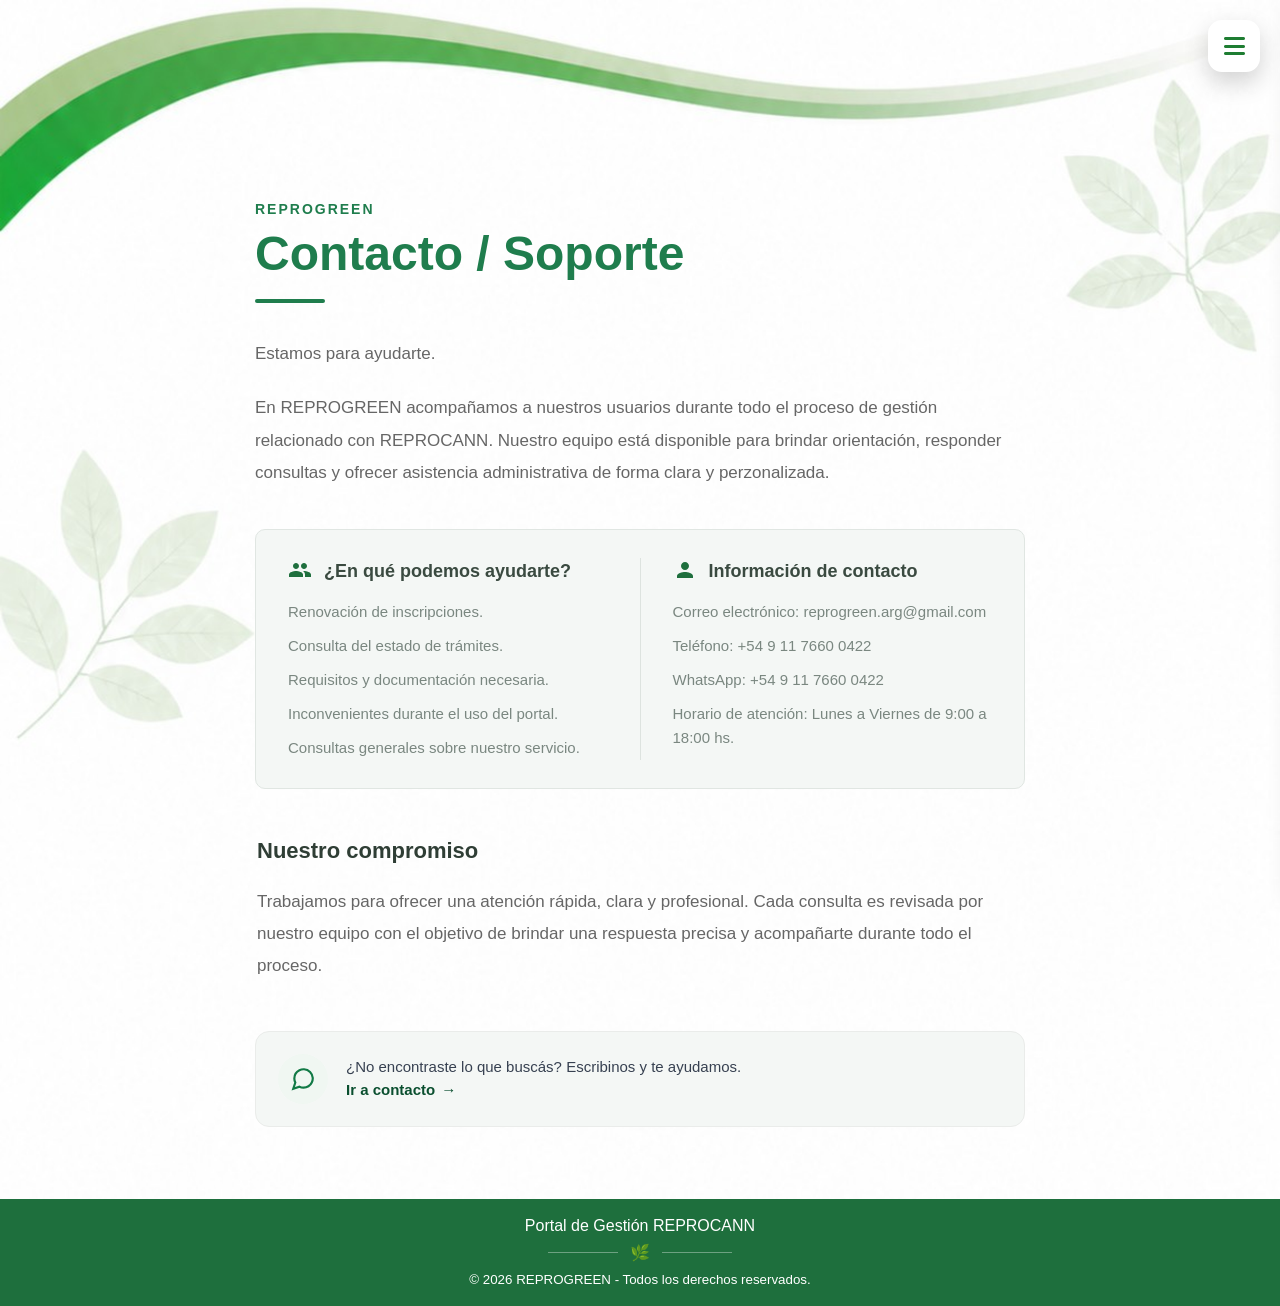
<file: soporte.html>
<!DOCTYPE html>
<html lang="es">

<head>

<meta charset="UTF-8">

<meta name="viewport" content="width=device-width, initial-scale=1.0">

<link rel="stylesheet"
href="https://cdnjs.cloudflare.com/ajax/libs/font-awesome/6.5.2/css/all.min.css">

<title>Nosotros | REPROGREEN</title>

<link rel="preconnect" href="https://fonts.googleapis.com">

<link rel="preconnect" href="https://fonts.gstatic.com" crossorigin>

<link href="https://fonts.googleapis.com/css2?family=Poppins:wght@300;400;500;600;700&display=swap" rel="stylesheet">

<link rel="stylesheet"
href="https://cdnjs.cloudflare.com/ajax/libs/font-awesome/6.7.2/css/all.min.css">

<style>

*{
    margin:0;
    padding:0;
    box-sizing:border-box;
    font-family:Arial,sans-serif;
}

body{
    margin:0;
    font-family:Arial,sans-serif;

    background:#E8F0F4; 
    background-image: url("img/fondo.png");
    background-repeat: no-repeat;
    background-position: top center;
    background-size:100% auto;

    min-height:100vh;
}

.contenedor{
    width:100%;
    max-width:700px;
    margin:0 auto;
    padding:180px 30px 120px;
    background-color:#eef3f8;
    position:relative;
    z-index:1;
}

.cards-container {
  display: flex;              /* Al lado */
  gap: 0;                     /* Sin espacio porque usamos borde */
  justify-content: center;
  align-items: stretch;       /* Que las 2 midan lo mismo de alto */
  max-width: 880px;           /* Ancho del recuadro total */
  margin: 40px auto;
  background-color: #F4F7F5;  /* Fondo verde sutil exacto de tu foto */
  border: 1px solid #E0E6E2;  /* Borde gris verdoso suave */
  border-radius: 10px;        /* Bordes redondeados */
  padding: 28px 0;            /* Padding arriba/abajo, 0 a los costados */
  box-sizing: border-box;
}

.card {
  display: flex;
  flex-direction: column;
  gap: 10px;
  flex: 1;                    /* Ocupa 50% cada una */
  padding: 0 32px;            /* Aire interno izq/der */
  text-align: left;
  background: transparent;
  box-shadow: none;
  border: none;
}

/* Esta es la línea divisoria vertical del medio */
.card:last-child {
  border-left: 1px solid #DDE3DF;
}

.card-header {
  display: flex;
  align-items: center;
  gap: 12px;
  margin-bottom: 4px;
}

.card-icon svg {
  width: 24px;
  height: 24px;
  fill: #1E6F3D; /* Verde oscuro igual al de tu icono */
  flex-shrink: 0;
}

.card-title {
  font-size: 18px;
  font-weight: 700;
  color: #3A4A40; /* Gris oscuro verdoso */
  margin: 0;
  line-height: 1.3;
}

.card-text {
  font-size: 15px;
  line-height: 1.6;
  color: #7A8780; /* Gris claro del cuerpo */
  margin: 0;
}

/* Responsive: en celu se apilan y la línea pasa abajo */
@media (max-width: 720px) {
  .cards-container {
    flex-direction: column;
    padding: 24px 0;
  }
  .card:last-child {
    border-left: none;
    border-top: 1px solid #DDE3DF;
    padding-top: 24px;
    margin-top: 24px;
  }
}

.reprocann-permite {
  max-width: 880px;
  margin: 48px auto;
  margin-left: 0;
  padding: 0 20px;
  font-family:Arial,sans-serif;
  padding-left: 2px;
}

.reprocann-permite h2 {
  font-size: 22px;
  font-weight: 700;
  color: #2F3E35; /* Negro verdoso oscuro */
  margin: 0 0 20px 0;
  line-height: 1.3;
}

.reprocann-list {
  list-style: none; /* Sacamos los puntitos */
  padding: 0;
  margin: 0;
}

.reprocann-list li {
  display: flex;
  align-items: flex-start; /* Para que la tilde quede arriba si el texto ocupa 2 líneas */
  gap: 12px;
  font-size: 15.5px;
  line-height: 1.6;
  color: #4A5A50; /* Gris oscuro */
  margin-bottom: 14px;
}

.reprocann-list li:last-child {
  margin-bottom: 0;
}

.reprocann-list .check {
  flex-shrink: 0;
  width: 18px;
  height: 18px;
  margin-top: 3px; /* Para alinearlo con la primera línea de texto */
}

.reprocann-list .check svg {
  width: 100%;
  height: 100%;
  fill: #1E6F3D; /* Verde igual al de los títulos */
}

.help {
    margin-top: 24px;
    border: 1px solid #EAECEA;
    border-radius: 14px;
    padding: 22px;
    background: #F4F7F5;
    display: flex;
    align-items: center;
    gap: 18px;
    position: relative;
    overflow: hidden;
    margin-bottom:32px;
  }

  .help .icon {
    width: 50px;
    height: 50px;
    border-radius: 50%;
    background: #F0F7F2;
    display: grid;
    place-items: center;
    flex-shrink: 0;
    color: #127A46;
  }

  .help p {
    margin: 0 0 6px;
    font-size: 15px;
    color: #374151;
  }

  .help a {
    font-size: 15px;
    font-weight: 700;
    color: #0A4F2F;
    text-decoration: none;
    display: inline-flex;
    gap: 6px;
  }
  .help a:hover { text-decoration: underline; }

@media (max-width: 560px) {
  .reprocann-importante {
    flex-direction: column-reverse; /* En celu el icono va arriba */
    align-items: flex-start;
    gap: 12px;
  }
}

footer{
    background:#1E6F3D;
    color:white;

    text-align:center;

    padding:18px 10px;

}

.footer-line{
    display:flex;
    align-items:center;
    justify-content:center;
    gap:12px;
    margin:8px 0;
}

.footer-line span{
    width:70px;
    height:1px;
    background:rgba(255,255,255,.35);
}


main{

max-width:820px;

margin:0 auto;

padding: 200px 25px 40px;

}

.subtitulo{

font-size:14px;

font-weight:600;

letter-spacing:2px;

text-transform:uppercase;

color:#1f7d4d;

}

.titulo{

font-size:48px;

font-weight:700;

color:#1f7d4d;

margin-top:8px;

}

.linea{

width:70px;

height:4px;

background:#1f7d4d;

border-radius:30px;

margin:18px 0 35px;

}

.intro{

font-size:17px;

line-height:1.9;

color:#666;

margin-bottom:22px;

}

/*==========================
CELULAR
==========================*/

@media (max-width:768px){

body{

    background:#eef3f8 url("img/fondomobile.png") no-repeat top center;

    background-size:cover;

    background-attachment:scroll;

}

/* Banner */

.banner{
    height:170px;
}

.banner img{
    width:100%;
    height:100%;
    object-fit:cover;
    object-position:center;
}

/* Contenido */

.contenedor{
    width:100%;
    padding:150px 22px 40px;
}

.titulo-superior{
    font-size:14px;
    letter-spacing:3px;
}

h1{
    font-size:58px;
    line-height:1.05;
    margin:8px 0 15px;
}

.subtitulo{
    font-size:18px;
    line-height:1.6;
    max-width:100%;
}

.menu-btn{
    top:18px;
    right:18px;
}

}

@media (max-width:480px){

.banner{
    height:145px;
}

.contenedor{
    padding:130px 18px 35px;
}

.titulo-superior{
    font-size:12px;
}

h1{
    font-size:44px;
}

.subtitulo{
    font-size:16px;
    line-height:1.5;
}

.menu-btn{
    width:46px;
    height:46px;
    top:15px;
    right:15px;
}

}

/*==========================
BANNER
==========================*/

.hero{

    width:100%;

    background:#fff;

}

.hero picture{

    display:block;

    width:100%;

}

.hero img{

    display:block;

    width:100%;

    max-width:1300px;

    margin:auto;

}

@media(max-width:768px){

.hero img{

    width:100%;

}

.hero img{

    width:100%;

}

main{

    padding:100px 18px 0;

}

}

/*==========================
MENU LATERAL
==========================*/

.menu-btn{

    position:fixed;

    top:20px;

    right:20px;

    width:52px;
    height:52px;

    display:flex;
    justify-content:center;
    align-items:center;

    background:white;

    border-radius:14px;

    color:#1E7D32;

    font-size:24px;

    cursor:pointer;

    box-shadow:0 10px 25px rgba(0,0,0,.18);

    z-index:9999;

    transition:.25s;

}

.menu-btn:hover{

    transform:scale(1.05);

}

.menu-btn.oculto{

    opacity:0;

    pointer-events:none;

}

.overlay{

    position:fixed;

    inset:0;

    background:rgba(0,0,0,.45);

    opacity:0;

    visibility:hidden;

    transition:.3s;

    z-index:998;

}

.overlay.activo{

    opacity:1;

    visibility:visible;

}

.menu-lateral{

    position:fixed;

    top:0;

    right:-320px;

    width:300px;

    height:100vh;

    background:white;

    box-shadow:-5px 0 25px rgba(0,0,0,.18);

    transition:.35s;

    z-index:999;

    padding-top:20px;

}

.menu-lateral.abierto{

    right:0;

}

.menu-header{

    display:flex;

    justify-content:space-between;

    align-items:center;

    padding:20px;

    border-bottom:1px solid #eee;

}

.menu-header h2{

    color:#1E7D32;

}

.menu-header span{

    font-size:28px;

    cursor:pointer;

}

.menu-lateral a{

    display:flex;

    align-items:center;

    gap:14px;

    padding:18px 24px;

    color:#333;

    text-decoration:none;

    border-bottom:1px solid #f2f2f2;

    transition:.25s;

}

.menu-lateral a:hover{

    background:#edf8f0;

    color:#1E7D32;

}

</style>

</head>

<body>

<div id="overlay" class="overlay" onclick="cerrarMenu()"></div>

<nav id="menuLateral" class="menu-lateral">

    <div class="menu-header">

        <h2>REPROGREEN</h2>

        <span onclick="cerrarMenu()">
            <i class="fas fa-times"></i>
        </span>

    </div>

    <a href="index.html">
        <i class="fas fa-house"></i>
        Inicio
    </a>

    <a href="nosotros.html">
        <i class="fas fa-users"></i>
        Nosotros
    </a>

    <a href="reprocann.html">
        <i class="fas fa-cannabis"></i>
        ¿Qué es REPROCANN?
    </a>

    <a href="requisitos.html">
        <i class="fas fa-list-check"></i>
        Requisitos
    </a>

    <a href="preguntas.html">
        <i class="fas fa-circle-question"></i>
        Preguntas Frecuentes
    </a>

    <a href="terminos.html">
        <i class="fas fa-file-contract"></i>
        Términos y Condiciones
    </a>

    <a href="privacidad.html">
        <i class="fas fa-shield-halved"></i>
        Política de Privacidad
    </a>

</nav>

<div class="menu-btn" onclick="abrirMenu()">
    <i class="fas fa-bars"></i>
</div>

<main>

<span class="subtitulo">

REPROGREEN

</span>

<h2 class="titulo">

Contacto / Soporte

</h2>

<div class="linea"></div>

<p class="intro">

Estamos para ayudarte.

</p>

<p class="intro">

En REPROGREEN acompañamos a nuestros usuarios durante todo el proceso de gestión relacionado con REPROCANN. Nuestro equipo está disponible para brindar orientación, responder consultas y ofrecer asistencia administrativa de forma clara y perzonalizada.

</p>

<div class="cards-container">
  <div class="card">
    <div class="card-header">
      <div class="card-icon">
        <!-- Icono 1: Dos personas para "Su objetivo" -->
        <svg xmlns="http://www.w3.org/2000/svg" viewBox="0 0 24 24" fill="currentColor">
          <path d="M16 11c1.66 0 2.99-1.34 2.99-3S17.66 5 16 5c-1.66 0-3 1.34-3 3s1.34 3 3 3zm-8 0c1.66 0 2.99-1.34 2.99-3S9.66 5 8 5C6.34 5 5 6.34 5 8s1.34 3 3 3zm0 2c-2.33 0-7 1.17-7 3.5V19h14v-2.5c0-2.33-4.67-3.5-7-3.5zm8 0c-.29 0-.62.02-.97.05 1.16.84 1.97 1.97 1.97 3.45V19h6v-2.5c0-2.33-4.67-3.5-7-3.5z"/>
        </svg>
      </div>
      <h3 class="card-title">
    ¿En qué podemos ayudarte?
      </h3>
    </div>
    <p class="card-text">
      Renovación de inscripciones.
    </p>
    <p class="card-text">
      Consulta del estado de trámites.
    </p>
    <p class="card-text">
      Requisitos y documentación necesaria.
    </p>
    <p class="card-text">
      Inconvenientes durante el uso del portal.
    </p>
    <p class="card-text">
      Consultas generales sobre nuestro servicio.
    </p>
  </div>

  <div class="card">
    <div class="card-header">
      <div class="card-icon">
        <!-- Icono 2: Una persona para "¿A quién está dirigido?" -->
        <svg xmlns="http://www.w3.org/2000/svg" viewBox="0 0 24 24" fill="currentColor">
          <path d="M12 12c2.21 0 4-1.79 4-4s-1.79-4-4-4-4 1.79-4 4 1.79 4 4 4zm0 2c-2.67 0-8 1.34-8 4v2h16v-2c0-2.66-5.33-4-8-4z"/>
        </svg>
      </div>
      <h3 class="card-title">Información de contacto</h3>
    </div>
    <p class="card-text">
      Correo electrónico: reprogreen.arg@gmail.com
    </p>
    <p class="card-text">
      Teléfono: +54 9 11 7660 0422
    </p>
    <p class="card-text">
      WhatsApp: +54 9 11 7660 0422
    </p>
    <p class="card-text">
      Horario de atención: Lunes a Viernes de 9:00 a 18:00 hs.
    </p>
  </div>
</div>

<section class="reprocann-permite">
  <h2>Nuestro compromiso</h2>
  <p class="intro">
Trabajamos para ofrecer una atención rápida, clara y profesional. Cada consulta es revisada por nuestro equipo con el objetivo de brindar una respuesta precisa y acompañarte durante todo el proceso.
</p>
</section>

<div class="help">
      <div class="icon">
        <svg width="26" height="26" viewBox="0 0 24 24" fill="none" stroke="currentColor" stroke-width="2"><path d="M21 11.5a8.38 8.38 0 0 1-.9 3.8 8.5 8.5 0 0 1-7.6 4.7 8.38 8.38 0 0 1-3.8-.9L3 21l1.9-5.7a8.38 8.38 0 0 1-.9-3.8 8.5 8.5 0 0 1 4.7-7.6 8.38 8.38 0 0 1 3.8-.9h.5a8.48 8.48 0 0 1 8 8v.5z"/></svg>
      </div>
      <div>
        <p>¿No encontraste lo que buscás? Escribinos y te ayudamos.</p>
        <a href="contacto.html" class="contact-link">Ir a contacto <span>→</span></a>
      </div>
    </div>
  </div>

</main>

<footer>

    <div class="footer-content">

        <p>Portal de Gestión REPROCANN</p>

        <div class="footer-line">
    <span></span>
    🌿
    <span></span>
</div>

        <small>
            © 2026 REPROGREEN - Todos los derechos reservados.
        </small>

    </div>

</footer>

<style>

footer{

margin-top:0px;

background:#1E6F3D;

padding:18px 10px;

text-align:center;

color:white;

}

.footer{

max-width:1200px;

margin:auto;

text-align:center;

}

.footer p{

color:#fff;

font-size:15px;

letter-spacing:.5px;

}

</style>

<script>

function abrirMenu(){

    document.getElementById("menuLateral").classList.add("abierto");
    document.getElementById("overlay").classList.add("activo");
    document.querySelector(".menu-btn").classList.add("oculto");

}

function cerrarMenu(){

    document.getElementById("menuLateral").classList.remove("abierto");
    document.getElementById("overlay").classList.remove("activo");
    document.querySelector(".menu-btn").classList.remove("oculto");

}

</script>

</body>

</html>
</file>
<file: css/style.css>
/* ===========================
   REPROGREEN - ESTILOS GENERALES
=========================== */

*{
    margin:0;
    padding:0;
    box-sizing:border-box;
    font-family:Arial, Helvetica, sans-serif;
}

body{
    background:#eef3f8;
    color:#333;
}

/* ===========================
   HEADER
=========================== */

header{
    background:#0066d6;
    color:white;
    padding:20px 40px;
    display:flex;
    justify-content:center;
    align-items:center;
    box-shadow:0 2px 10px rgba(0,0,0,.15);
}

.logo{
    display:flex;
    flex-direction:column;
    align-items:center;
    text-align:center;
}

.logo h1{
    font-size:48px;
    font-weight:800;
    margin:0;
}

.logo p{
    margin-top:8px;
    font-size:18px;
    opacity:.95;
}

/* ===========================
   CONTENEDORES
=========================== */

.container,
.contenedor{
    width:100%;
    max-width:600px;
    margin:40px auto;
    padding:0 15px;
}

.tarjeta,
.card{
    background:white;
    border-radius:16px;
    padding:30px;
    box-shadow:0 8px 20px rgba(0,0,0,.08);
}

/* ===========================
   TITULOS
=========================== */

h2{
    color:#333;
    margin-bottom:20px;
}

h3{
    color:#333;
    margin-bottom:15px;
}

/* ===========================
   BOTONES
=========================== */

button{
    width:100%;
    background:#37a9e1;
    color:white;
    border:none;
    border-radius:10px;
    padding:15px;
    font-size:16px;
    font-weight:bold;
    cursor:pointer;
    transition:.3s;
}

button:hover{
    background:#0066d6;
    transform:translateY(-2px);
}

/* ===========================
   FORMULARIOS
=========================== */

label{
    display:block;
    margin-top:18px;
    margin-bottom:8px;
    font-weight:bold;
}

input,
select{
    width:100%;
    padding:14px;
    border:1px solid #d5d5d5;
    border-radius:8px;
    font-size:15px;
}

input:focus{
    outline:none;
    border-color:#37a9e1;
}

/* ===========================
   CAJAS DE INFORMACIÓN
=========================== */

.info{
    background:#eef7fd;
    border-left:5px solid #37a9e1;
    padding:15px;
    border-radius:8px;
    margin-bottom:20px;
}

/* ============================
   BARRA DE PROGRESO
============================ */

.progreso{
    display:flex;
    justify-content:center;
    align-items:center;
    margin:40px auto;
    gap:15px;
    flex-wrap:wrap;
}

.paso{
    display:flex;
    flex-direction:column;
    align-items:center;
    font-size:14px;
    color:#777;
}

.circulo{
    width:42px;
    height:42px;
    border-radius:50%;
    background:#d9d9d9;
    color:white;
    display:flex;
    align-items:center;
    justify-content:center;
    font-weight:bold;
    margin-bottom:8px;
}

.linea{
    width:120px;
    height:4px;
    background:#d9d9d9;
    margin-bottom:28px;
}

.activo .circulo{
    background:#37a9e1;
}

.activo{
    color:#37a9e1;
}

/* ============================
   TARJETAS
============================ */

.tarjeta{
    background:white;
    border-radius:16px;
    box-shadow:0 8px 20px rgba(0,0,0,.08);
    padding:30px;
    margin:20px auto;
    max-width:650px;
}

.tarjeta h2{
    color:#0066d6;
    margin-bottom:20px;
}

/* ============================
   RESPONSIVE - CELULAR
============================ */

@media (max-width:900px){

header{
    padding:20px;
}

.logo h1{
    font-size:34px;
}

.logo p{
    font-size:15px;
}

.container{
    width:95%;
}

.contenedor{
    width:95%;
}

.tarjeta{
    width:100%;
    padding:20px;
}

.progreso{
    gap:8px;
}

.linea{
    width:50px;
}

button{
    width:100%;
}

input,
select{
    font-size:16px;
}

}
</file>
